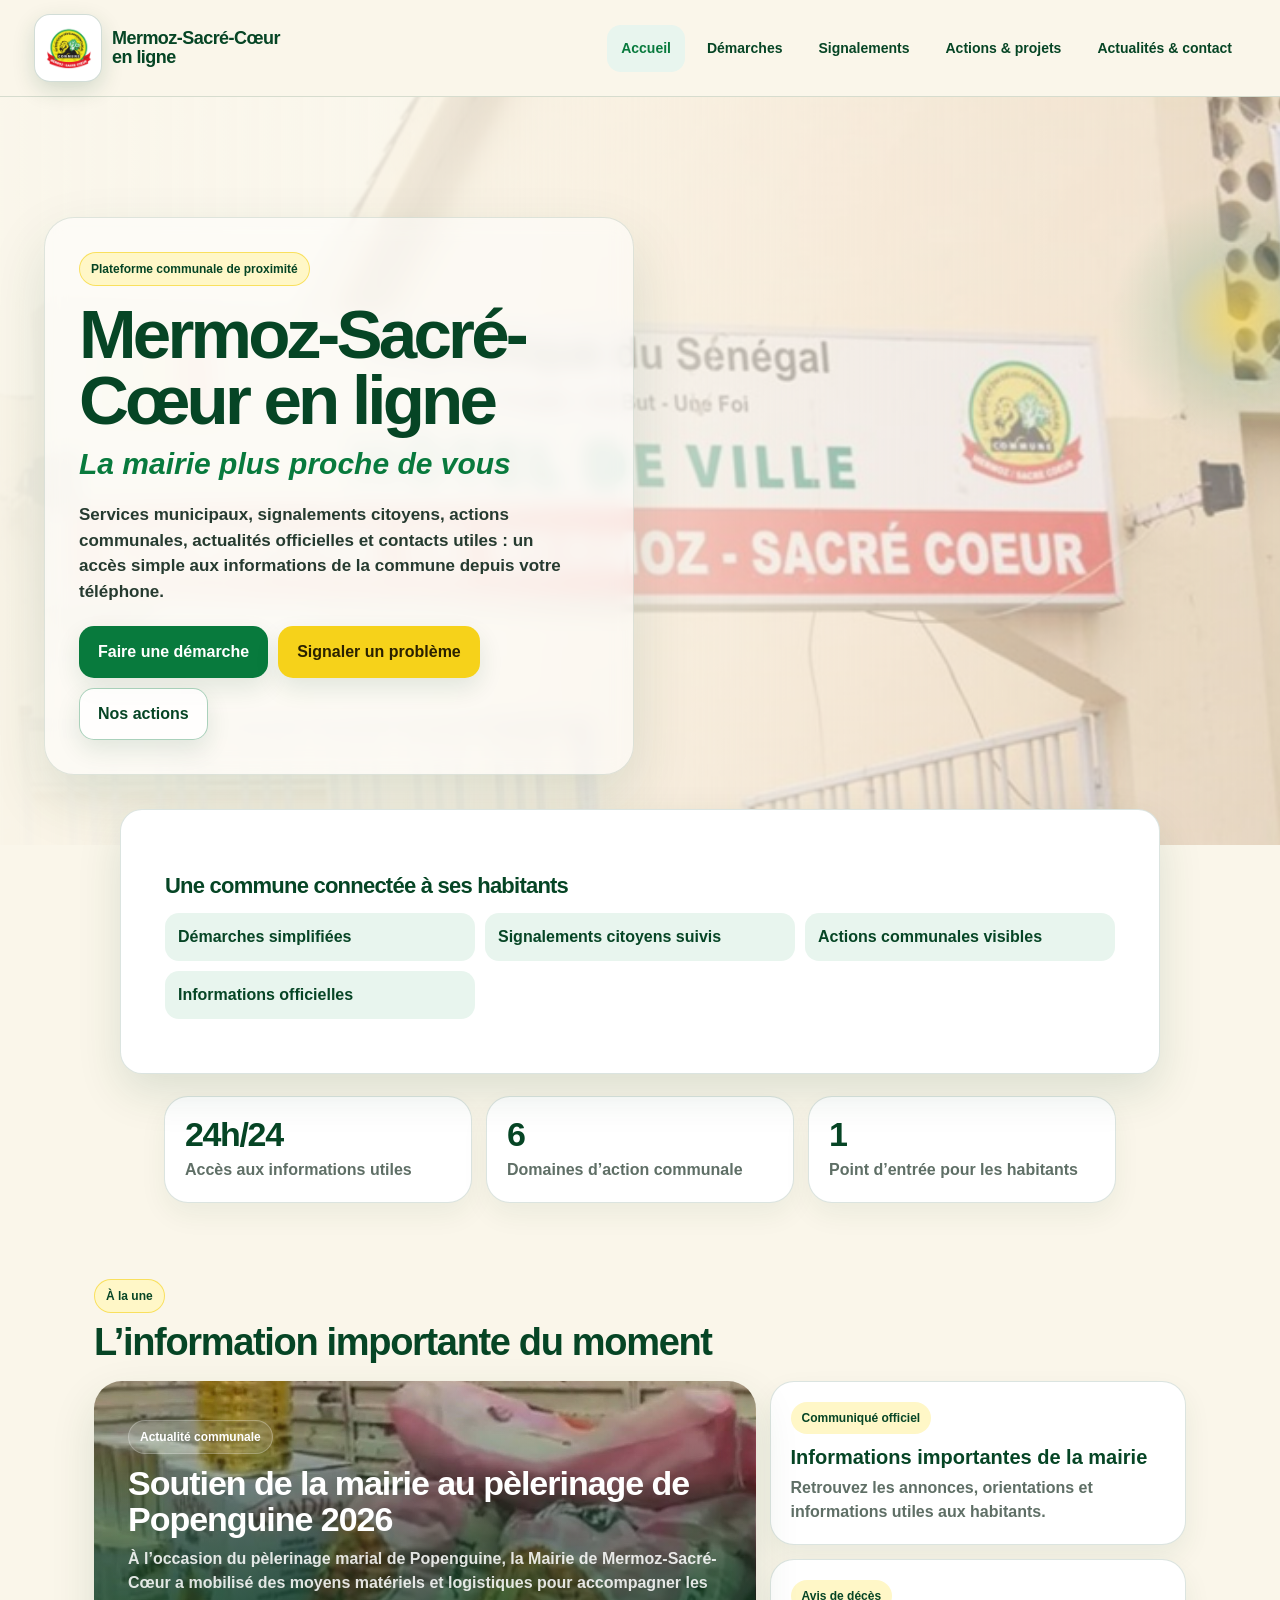
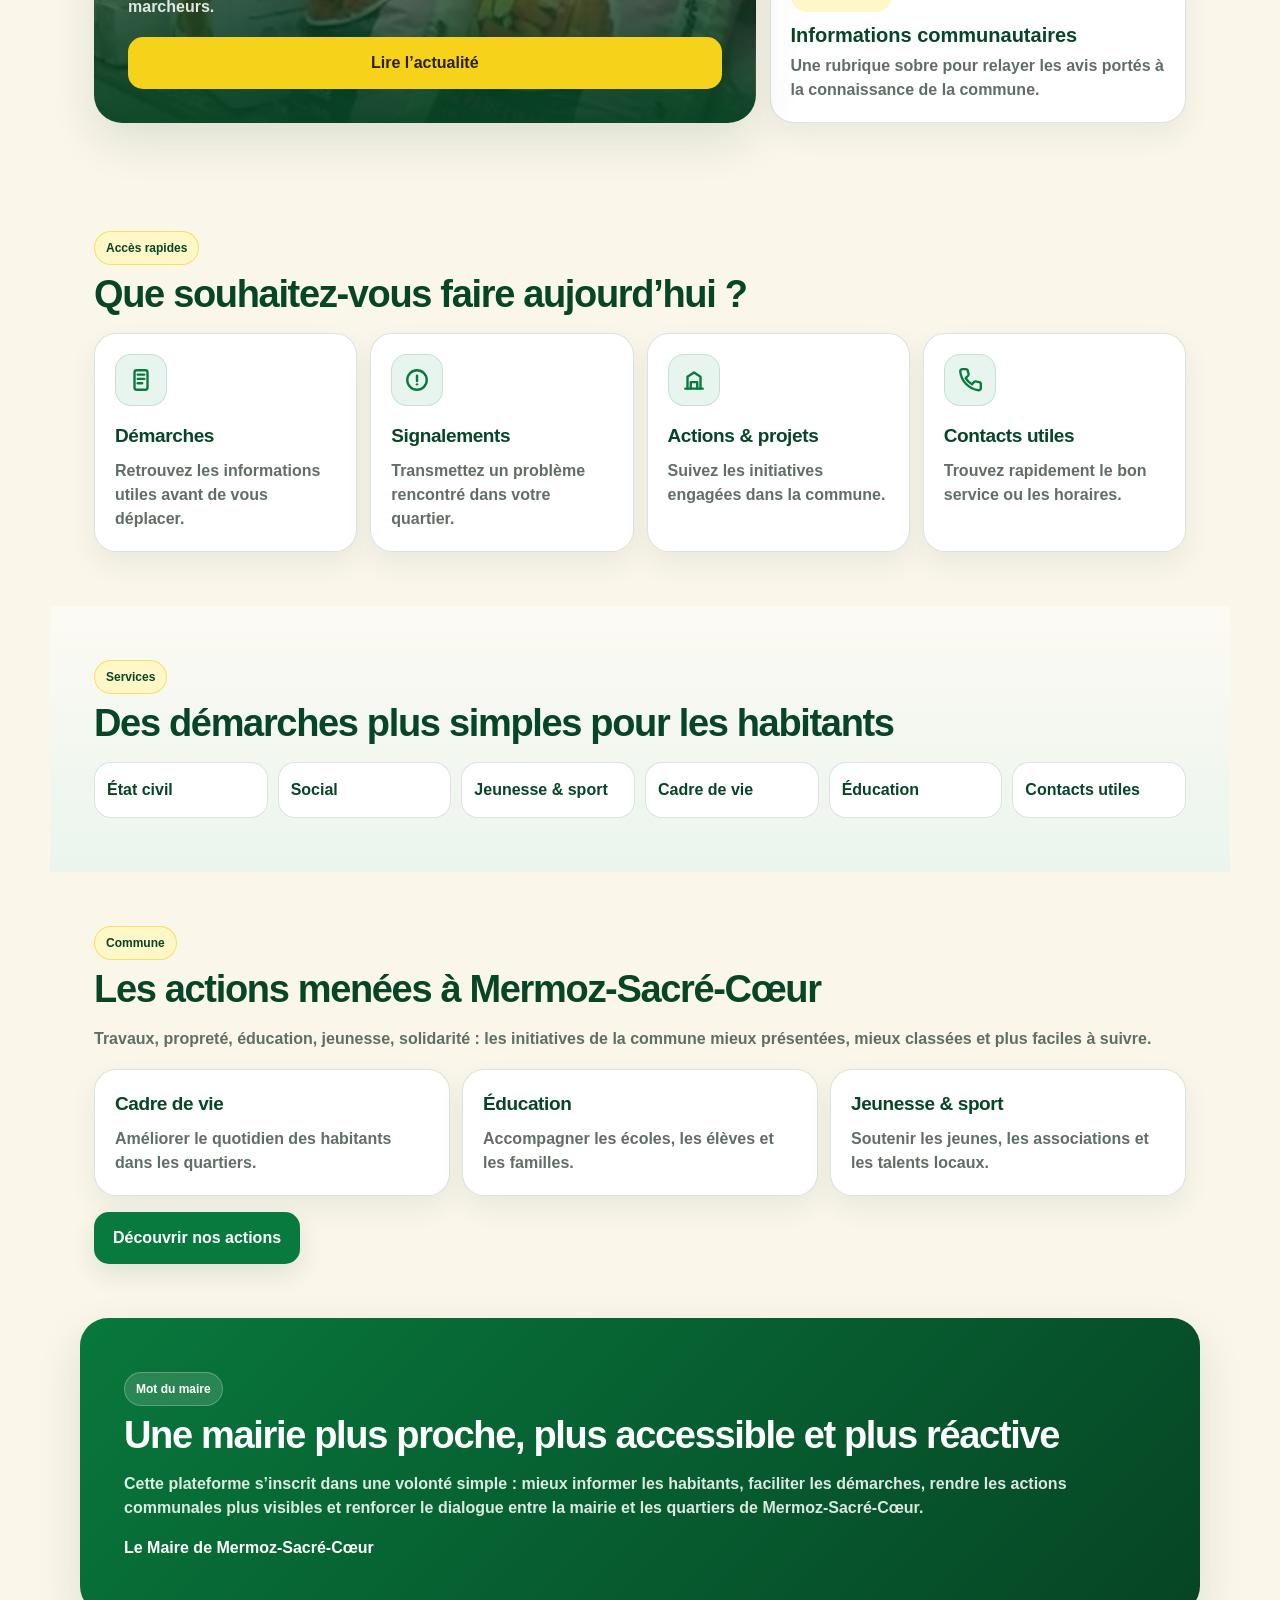
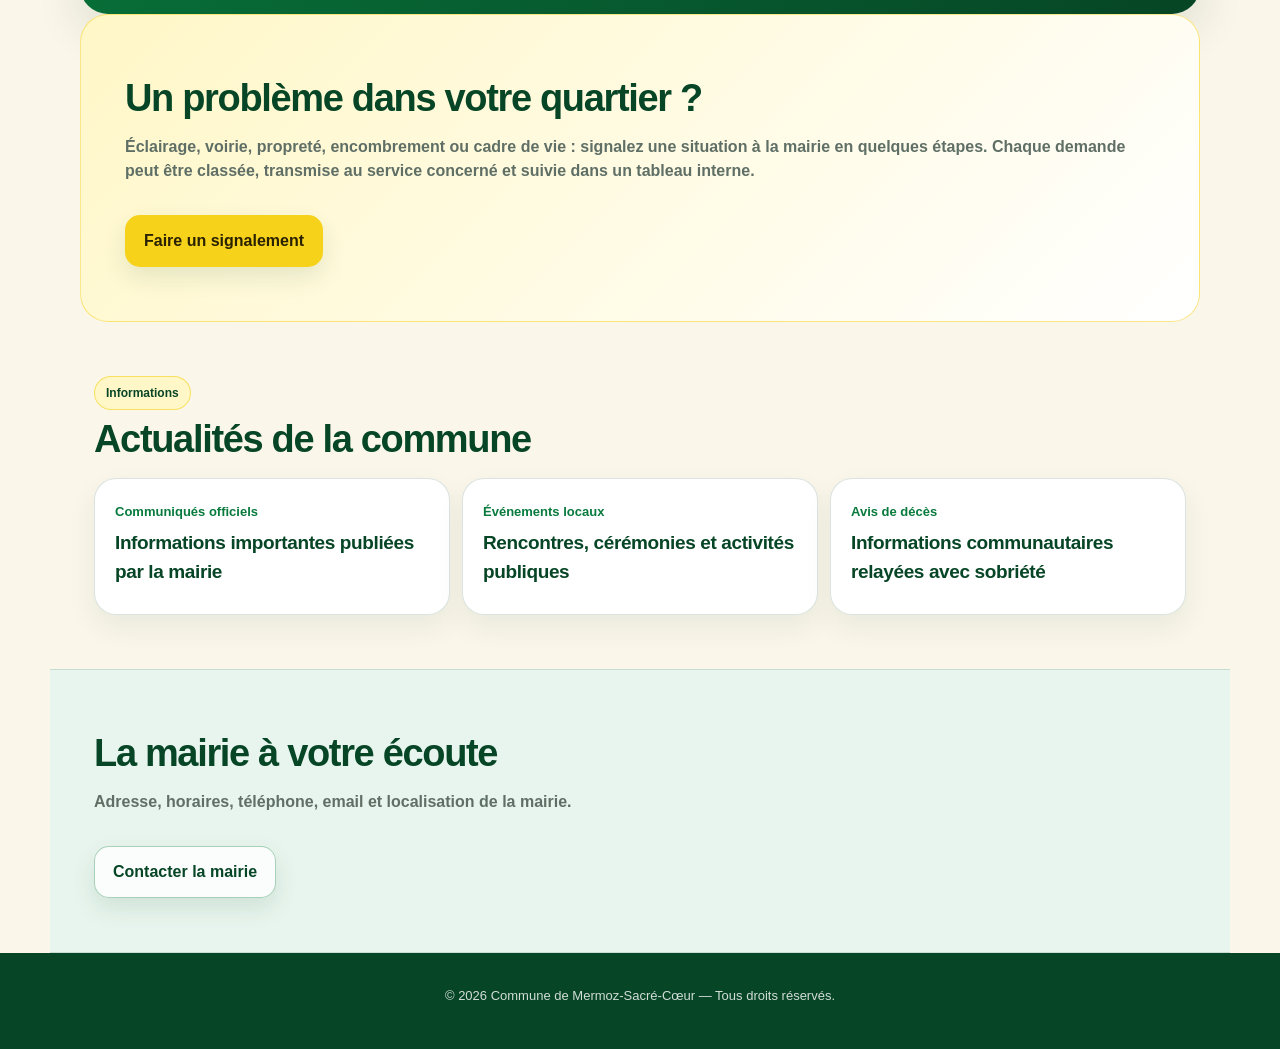
<file: index.html>
<!DOCTYPE html>
<html lang="fr">
<head>
  <meta charset="UTF-8" />
  <meta name="viewport" content="width=device-width, initial-scale=1.0" />

  <title>Mermoz-Sacré-Cœur en ligne | La mairie plus proche de vous</title>

  <meta
    name="description"
    content="Plateforme communale de proximité de Mermoz-Sacré-Cœur : démarches, signalements, actions communales, actualités et contacts utiles."
  />

  <link rel="stylesheet" href="style.css" />
</head>

<body>
  <header class="site-header">
    <a href="index.html" class="brand" aria-label="Accueil">
      <img src="assets/logo-mairie.png" alt="Logo Commune de Mermoz-Sacré-Cœur" class="brand-logo" />
      <span class="brand-text">Mermoz-Sacré-Cœur<br />en ligne</span>
    </a>

    <button class="menu-toggle" aria-label="Ouvrir le menu">
      <span></span>
      <span></span>
      <span></span>
    </button>

    <nav class="nav-menu">
      <a href="index.html" class="active">Accueil</a>
      <a href="demarches.html">Démarches</a>
      <a href="signalements.html">Signalements</a>
      <a href="actions.html">Actions & projets</a>
      <a href="actualites-contact.html">Actualités & contact</a>
    </nav>
  </header>

  <main>
    <section class="hero">
      <div class="hero-bg"></div>

      <div class="hero-content">
        <span class="badge">Plateforme communale de proximité</span>

        <h1>Mermoz-Sacré-Cœur en ligne</h1>

        <p class="hero-subtitle">La mairie plus proche de vous</p>

        <p class="hero-text">
          Services municipaux, signalements citoyens, actions communales, actualités officielles
          et contacts utiles : un accès simple aux informations de la commune depuis votre téléphone.
        </p>

        <div class="hero-actions">
          <a href="demarches.html" class="btn btn-primary">Faire une démarche</a>
          <a href="signalements.html" class="btn btn-warning">Signaler un problème</a>
          <a href="actions.html" class="btn btn-outline">Nos actions</a>
        </div>
      </div>
    </section>

    <section class="section trust-card">
      <h2>Une commune connectée à ses habitants</h2>

      <div class="trust-list">
        <span>Démarches simplifiées</span>
        <span>Signalements citoyens suivis</span>
        <span>Actions communales visibles</span>
        <span>Informations officielles</span>
      </div>
    </section>

    <section class="section stats-section">
      <div class="stat-card">
        <strong>24h/24</strong>
        <span>Accès aux informations utiles</span>
      </div>
      <div class="stat-card">
        <strong>6</strong>
        <span>Domaines d’action communale</span>
      </div>
      <div class="stat-card">
        <strong>1</strong>
        <span>Point d’entrée pour les habitants</span>
      </div>
    </section>

    <section class="section featured-section">
      <div class="section-heading">
        <span class="eyebrow">À la une</span>
        <h2>L’information importante du moment</h2>
      </div>

      <div class="featured-grid">
        <article class="featured-main">
          <span class="featured-tag">Actualité communale</span>
          <h3>Soutien de la mairie au pèlerinage de Popenguine 2026</h3>
          <p>
            À l’occasion du pèlerinage marial de Popenguine, la Mairie de Mermoz-Sacré-Cœur
a mobilisé des moyens matériels et logistiques pour accompagner les marcheurs.
          </p>
          <a href="actualites-contact.html" class="btn btn-warning">Lire l’actualité</a>
        </article>

        <div class="featured-side">
          <article>
            <span>Communiqué officiel</span>
            <h3>Informations importantes de la mairie</h3>
            <p>Retrouvez les annonces, orientations et informations utiles aux habitants.</p>
          </article>

          <article>
            <span>Avis de décès</span>
            <h3>Informations communautaires</h3>
            <p>Une rubrique sobre pour relayer les avis portés à la connaissance de la commune.</p>
          </article>
        </div>
      </div>
    </section>

    <section class="section">
      <div class="section-heading">
        <span class="eyebrow">Accès rapides</span>
        <h2>Que souhaitez-vous faire aujourd’hui ?</h2>
      </div>

      <div class="card-grid">
        <a href="demarches.html" class="feature-card">
          <span class="icon">
            <svg viewBox="0 0 24 24" aria-hidden="true">
              <rect x="6" y="3" width="12" height="18" rx="2" />
              <path d="M9 7h6" />
              <path d="M9 11h6" />
              <path d="M9 15h4" />
            </svg>
          </span>
          <h3>Démarches</h3>
          <p>Retrouvez les informations utiles avant de vous déplacer.</p>
        </a>

        <a href="signalements.html" class="feature-card">
          <span class="icon">
            <svg viewBox="0 0 24 24" aria-hidden="true">
              <circle cx="12" cy="12" r="9" />
              <path d="M12 8v5" />
              <path d="M12 16h.01" />
            </svg>
          </span>
          <h3>Signalements</h3>
          <p>Transmettez un problème rencontré dans votre quartier.</p>
        </a>

        <a href="actions.html" class="feature-card">
          <span class="icon">
            <svg viewBox="0 0 24 24" aria-hidden="true">
              <path d="M4 20h16" />
              <path d="M6 20V9l6-4 6 4v11" />
              <path d="M9 20v-6h6v6" />
            </svg>
          </span>
          <h3>Actions & projets</h3>
          <p>Suivez les initiatives engagées dans la commune.</p>
        </a>

        <a href="actualites-contact.html" class="feature-card">
          <span class="icon">
            <svg viewBox="0 0 24 24" aria-hidden="true">
              <path d="M22 16.5v3a2 2 0 0 1-2.2 2A19.8 19.8 0 0 1 3 4.2 2 2 0 0 1 5 2h3a2 2 0 0 1 2 1.7c.1.8.3 1.6.6 2.3a2 2 0 0 1-.4 2.1L8 10.3a16 16 0 0 0 5.7 5.7l2.2-2.2a2 2 0 0 1 2.1-.4c.7.3 1.5.5 2.3.6a2 2 0 0 1 1.7 2z" />
            </svg>
          </span>
          <h3>Contacts utiles</h3>
          <p>Trouvez rapidement le bon service ou les horaires.</p>
        </a>
      </div>
    </section>

    <section class="section soft-section">
      <div class="section-heading">
        <span class="eyebrow">Services</span>
        <h2>Des démarches plus simples pour les habitants</h2>
      </div>

      <div class="pill-grid">
        <span>État civil</span>
        <span>Social</span>
        <span>Jeunesse & sport</span>
        <span>Cadre de vie</span>
        <span>Éducation</span>
        <span>Contacts utiles</span>
      </div>
    </section>

    <section class="section">
      <div class="section-heading">
        <span class="eyebrow">Commune</span>
        <h2>Les actions menées à Mermoz-Sacré-Cœur</h2>
      </div>

      <p class="section-text">
        Travaux, propreté, éducation, jeunesse, solidarité : les initiatives de la commune
        mieux présentées, mieux classées et plus faciles à suivre.
      </p>

      <div class="action-list">
        <article class="action-card">
          <h3>Cadre de vie</h3>
          <p>Améliorer le quotidien des habitants dans les quartiers.</p>
        </article>

        <article class="action-card">
          <h3>Éducation</h3>
          <p>Accompagner les écoles, les élèves et les familles.</p>
        </article>

        <article class="action-card">
          <h3>Jeunesse & sport</h3>
          <p>Soutenir les jeunes, les associations et les talents locaux.</p>
        </article>
      </div>

      <a href="actions.html" class="btn btn-primary full-mobile">Découvrir nos actions</a>
    </section>

    <section class="section mayor-card">
      <div>
        <span class="eyebrow">Mot du maire</span>
        <h2>Une mairie plus proche, plus accessible et plus réactive</h2>
        <p>
          Cette plateforme s’inscrit dans une volonté simple : mieux informer les habitants,
          faciliter les démarches, rendre les actions communales plus visibles et renforcer
          le dialogue entre la mairie et les quartiers de Mermoz-Sacré-Cœur.
        </p>
        <strong>Le Maire de Mermoz-Sacré-Cœur</strong>
      </div>
    </section>

    <section class="section report-card">
      <h2>Un problème dans votre quartier ?</h2>
      <p>
        Éclairage, voirie, propreté, encombrement ou cadre de vie :
        signalez une situation à la mairie en quelques étapes. Chaque demande peut être classée,
        transmise au service concerné et suivie dans un tableau interne.
      </p>
      <a href="signalements.html" class="btn btn-warning full-mobile">Faire un signalement</a>
    </section>

    <section class="section">
      <div class="section-heading">
        <span class="eyebrow">Informations</span>
        <h2>Actualités de la commune</h2>
      </div>

      <div class="news-grid">
        <article>
          <span>Communiqués officiels</span>
          <h3>Informations importantes publiées par la mairie</h3>
        </article>

        <article>
          <span>Événements locaux</span>
          <h3>Rencontres, cérémonies et activités publiques</h3>
        </article>

        <article>
          <span>Avis de décès</span>
          <h3>Informations communautaires relayées avec sobriété</h3>
        </article>
      </div>
    </section>

    <section class="section contact-preview">
      <h2>La mairie à votre écoute</h2>
      <p>Adresse, horaires, téléphone, email et localisation de la mairie.</p>
      <a href="actualites-contact.html" class="btn btn-outline full-mobile">Contacter la mairie</a>
    </section>
  </main>

  <footer class="site-footer">
    <p>© 2026 Commune de Mermoz-Sacré-Cœur — Tous droits réservés.</p>
  </footer>

  <script src="script.js"></script>
</body>
</html>
</file>
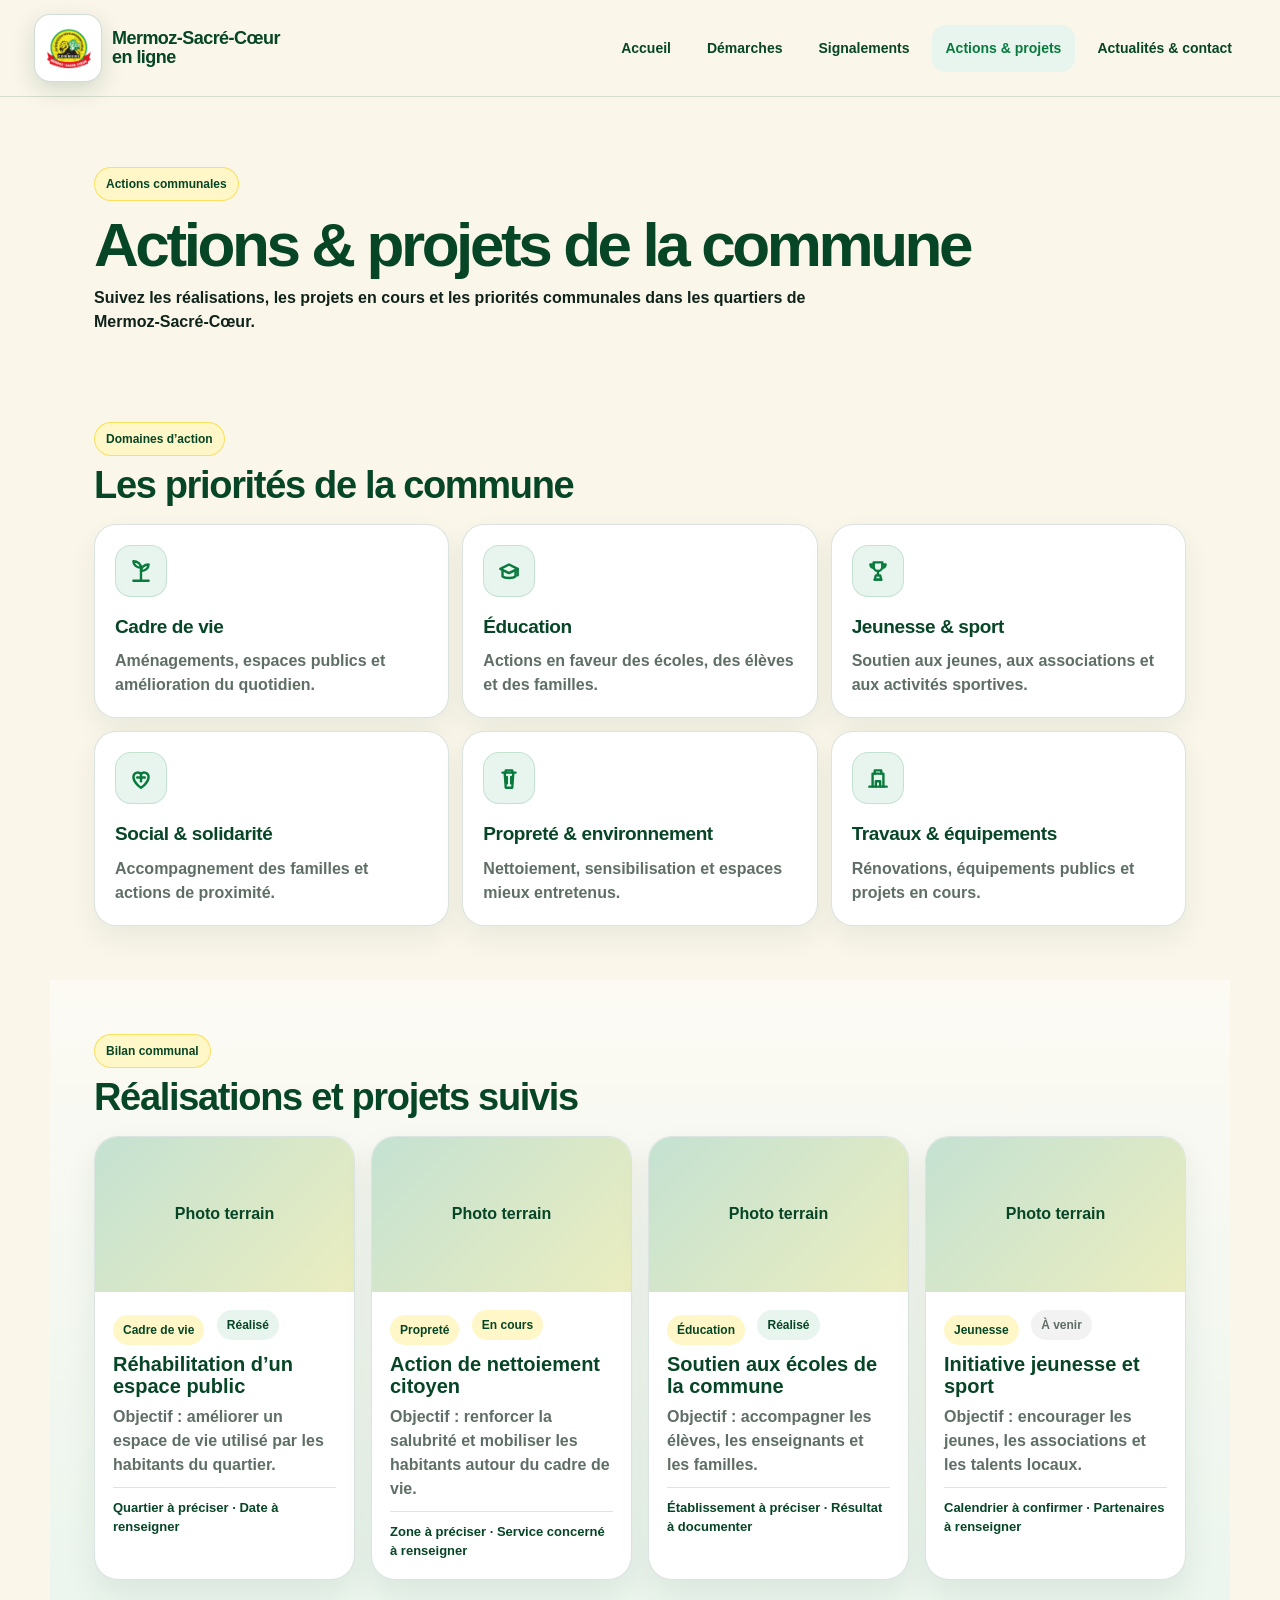
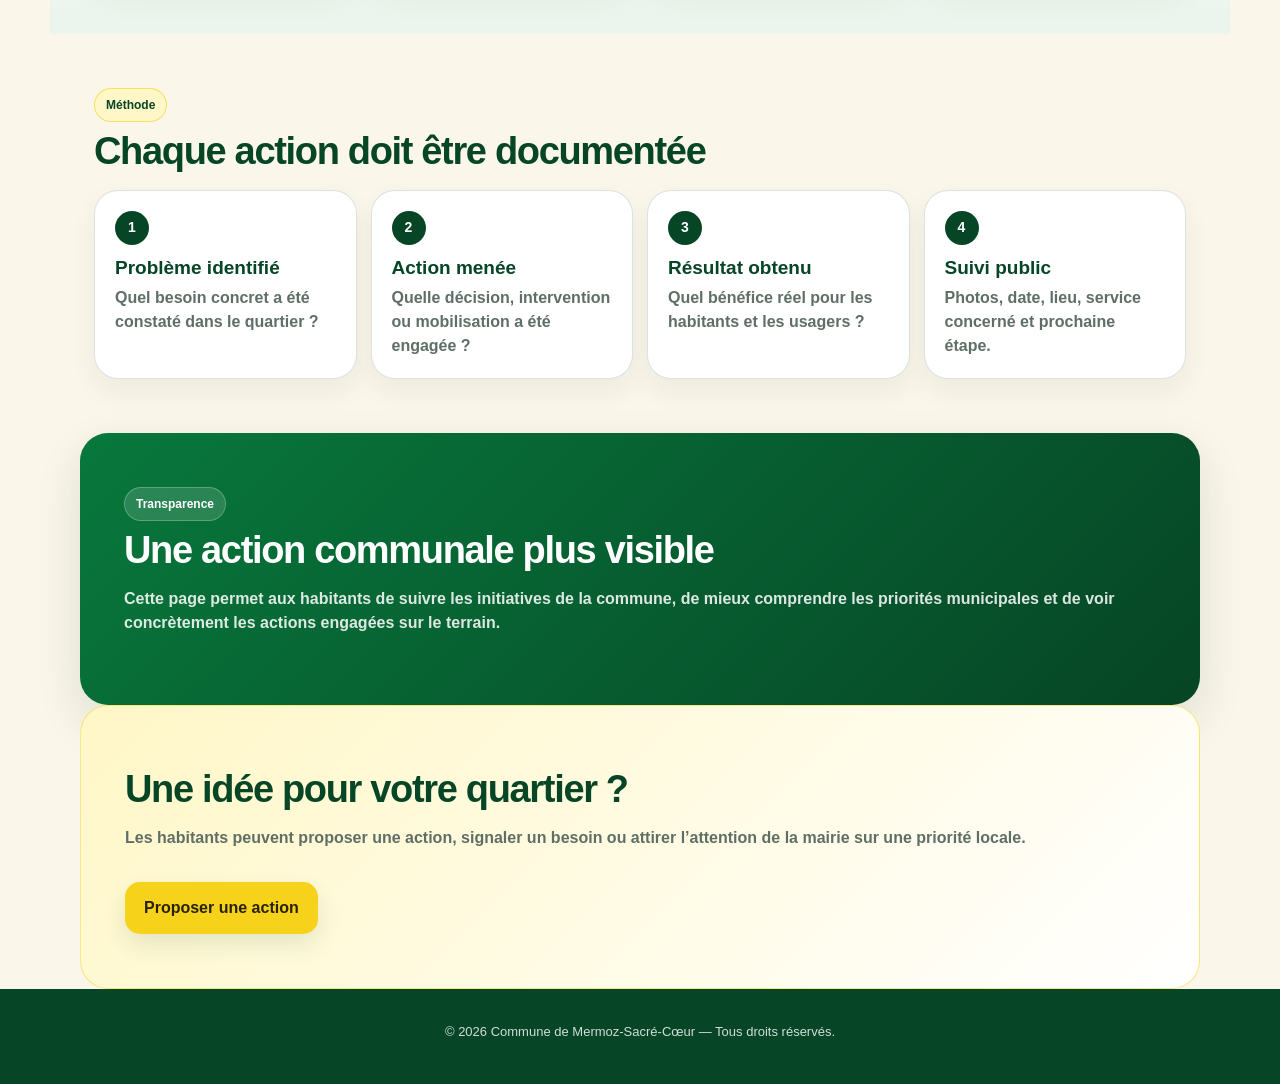
<file: actions.html>
<!DOCTYPE html>
<html lang="fr">
<head>
  <meta charset="UTF-8" />
  <meta name="viewport" content="width=device-width, initial-scale=1.0" />

  <title>Actions & projets | Mermoz-Sacré-Cœur en ligne</title>

  <meta
    name="description"
    content="Découvrez les actions et projets de la commune de Mermoz-Sacré-Cœur : cadre de vie, éducation, jeunesse, solidarité, propreté et équipements."
  />

  <link rel="stylesheet" href="style.css" />
</head>

<body>
  <header class="site-header">
    <a href="index.html" class="brand" aria-label="Accueil">
      <img src="assets/logo-mairie.png" alt="Logo Commune de Mermoz-Sacré-Cœur" class="brand-logo" />
      <span class="brand-text">Mermoz-Sacré-Cœur<br />en ligne</span>
    </a>

    <button class="menu-toggle" aria-label="Ouvrir le menu">
      <span></span>
      <span></span>
      <span></span>
    </button>

    <nav class="nav-menu">
      <a href="index.html">Accueil</a>
      <a href="demarches.html">Démarches</a>
      <a href="signalements.html">Signalements</a>
      <a href="actions.html" class="active">Actions & projets</a>
      <a href="actualites-contact.html">Actualités & contact</a>
    </nav>
  </header>

  <main>
    <section class="section page-hero">
      <span class="badge">Actions communales</span>
      <h1>Actions & projets de la commune</h1>
      <p>
        Suivez les réalisations, les projets en cours et les priorités communales
        dans les quartiers de Mermoz-Sacré-Cœur.
      </p>
    </section>

    <section class="section">
      <div class="section-heading">
        <span class="eyebrow">Domaines d’action</span>
        <h2>Les priorités de la commune</h2>
      </div>

      <div class="card-grid service-grid">
        <article class="feature-card">
          <span class="icon">
            <svg viewBox="0 0 24 24" aria-hidden="true">
              <path d="M12 21V9" />
              <path d="M12 9C8 9 5 6.5 5 3c4 0 7 2.5 7 6z" />
              <path d="M12 12c4 0 7-2.5 7-6-4 0-7 2.5-7 6z" />
              <path d="M5 21h14" />
            </svg>
          </span>
          <h3>Cadre de vie</h3>
          <p>Aménagements, espaces publics et amélioration du quotidien.</p>
        </article>

        <article class="feature-card">
          <span class="icon">
            <svg viewBox="0 0 24 24" aria-hidden="true">
              <path d="M4 10l8-4 8 4-8 4z" />
              <path d="M6 12v5c2 2 10 2 12 0v-5" />
              <path d="M20 10v6" />
            </svg>
          </span>
          <h3>Éducation</h3>
          <p>Actions en faveur des écoles, des élèves et des familles.</p>
        </article>

        <article class="feature-card">
          <span class="icon">
            <svg viewBox="0 0 24 24" aria-hidden="true">
              <path d="M8 4h8v4a4 4 0 0 1-8 0V4z" />
              <path d="M8 6H5a3 3 0 0 0 3 3" />
              <path d="M16 6h3a3 3 0 0 1-3 3" />
              <path d="M12 12v4" />
              <path d="M9 20h6" />
              <path d="M10 16h4l1 4H9z" />
            </svg>
          </span>
          <h3>Jeunesse & sport</h3>
          <p>Soutien aux jeunes, aux associations et aux activités sportives.</p>
        </article>

        <article class="feature-card">
          <span class="icon">
            <svg viewBox="0 0 24 24" aria-hidden="true">
              <path d="M12 21s-7-4.3-7-10a4 4 0 0 1 7-2.6A4 4 0 0 1 19 11c0 5.7-7 10-7 10z" />
              <path d="M12 8v7" />
              <path d="M8.5 11.5h7" />
            </svg>
          </span>
          <h3>Social & solidarité</h3>
          <p>Accompagnement des familles et actions de proximité.</p>
        </article>

        <article class="feature-card">
          <span class="icon">
            <svg viewBox="0 0 24 24" aria-hidden="true">
              <path d="M6 7h12" />
              <path d="M9 7V5h6v2" />
              <path d="M8 7l1 14h6l1-14" />
              <path d="M10 11v6" />
              <path d="M14 11v6" />
            </svg>
          </span>
          <h3>Propreté & environnement</h3>
          <p>Nettoiement, sensibilisation et espaces mieux entretenus.</p>
        </article>

        <article class="feature-card">
          <span class="icon">
            <svg viewBox="0 0 24 24" aria-hidden="true">
              <path d="M4 20h16" />
              <path d="M7 20V8h10v12" />
              <path d="M10 20v-5h4v5" />
              <path d="M9 8V5h6v3" />
            </svg>
          </span>
          <h3>Travaux & équipements</h3>
          <p>Rénovations, équipements publics et projets en cours.</p>
        </article>
      </div>
    </section>

    <section class="section soft-section">
      <div class="section-heading">
        <span class="eyebrow">Bilan communal</span>
        <h2>Réalisations et projets suivis</h2>
      </div>

      <div class="project-grid">
        <article class="project-card">
          <div class="project-image placeholder-image">Photo terrain</div>
          <div class="project-content">
            <span>Cadre de vie</span>
            <small class="status status-done">Réalisé</small>
            <h3>Réhabilitation d’un espace public</h3>
            <p><strong>Objectif :</strong> améliorer un espace de vie utilisé par les habitants du quartier.</p>
            <p class="project-meta">Quartier à préciser · Date à renseigner</p>
          </div>
        </article>

        <article class="project-card">
          <div class="project-image placeholder-image">Photo terrain</div>
          <div class="project-content">
            <span>Propreté</span>
            <small class="status status-progress">En cours</small>
            <h3>Action de nettoiement citoyen</h3>
            <p><strong>Objectif :</strong> renforcer la salubrité et mobiliser les habitants autour du cadre de vie.</p>
            <p class="project-meta">Zone à préciser · Service concerné à renseigner</p>
          </div>
        </article>

        <article class="project-card">
          <div class="project-image placeholder-image">Photo terrain</div>
          <div class="project-content">
            <span>Éducation</span>
            <small class="status status-done">Réalisé</small>
            <h3>Soutien aux écoles de la commune</h3>
            <p><strong>Objectif :</strong> accompagner les élèves, les enseignants et les familles.</p>
            <p class="project-meta">Établissement à préciser · Résultat à documenter</p>
          </div>
        </article>

        <article class="project-card">
          <div class="project-image placeholder-image">Photo terrain</div>
          <div class="project-content">
            <span>Jeunesse</span>
            <small class="status status-next">À venir</small>
            <h3>Initiative jeunesse et sport</h3>
            <p><strong>Objectif :</strong> encourager les jeunes, les associations et les talents locaux.</p>
            <p class="project-meta">Calendrier à confirmer · Partenaires à renseigner</p>
          </div>
        </article>
      </div>
    </section>

    <section class="section">
      <div class="section-heading">
        <span class="eyebrow">Méthode</span>
        <h2>Chaque action doit être documentée</h2>
      </div>

      <div class="timeline-grid">
        <article>
          <strong>1</strong>
          <h3>Problème identifié</h3>
          <p>Quel besoin concret a été constaté dans le quartier ?</p>
        </article>
        <article>
          <strong>2</strong>
          <h3>Action menée</h3>
          <p>Quelle décision, intervention ou mobilisation a été engagée ?</p>
        </article>
        <article>
          <strong>3</strong>
          <h3>Résultat obtenu</h3>
          <p>Quel bénéfice réel pour les habitants et les usagers ?</p>
        </article>
        <article>
          <strong>4</strong>
          <h3>Suivi public</h3>
          <p>Photos, date, lieu, service concerné et prochaine étape.</p>
        </article>
      </div>
    </section>

    <section class="section mayor-card">
      <div>
        <span class="eyebrow">Transparence</span>
        <h2>Une action communale plus visible</h2>
        <p>
          Cette page permet aux habitants de suivre les initiatives de la commune,
          de mieux comprendre les priorités municipales et de voir concrètement
          les actions engagées sur le terrain.
        </p>
      </div>
    </section>

    <section class="section report-card">
      <h2>Une idée pour votre quartier ?</h2>
      <p>
        Les habitants peuvent proposer une action, signaler un besoin ou attirer
        l’attention de la mairie sur une priorité locale.
      </p>
      <a href="signalements.html" class="btn btn-warning full-mobile">Proposer une action</a>
    </section>
  </main>

  <footer class="site-footer">
    <p>© 2026 Commune de Mermoz-Sacré-Cœur — Tous droits réservés.</p>
  </footer>

  <script src="script.js"></script>
</body>
</html>
</file>
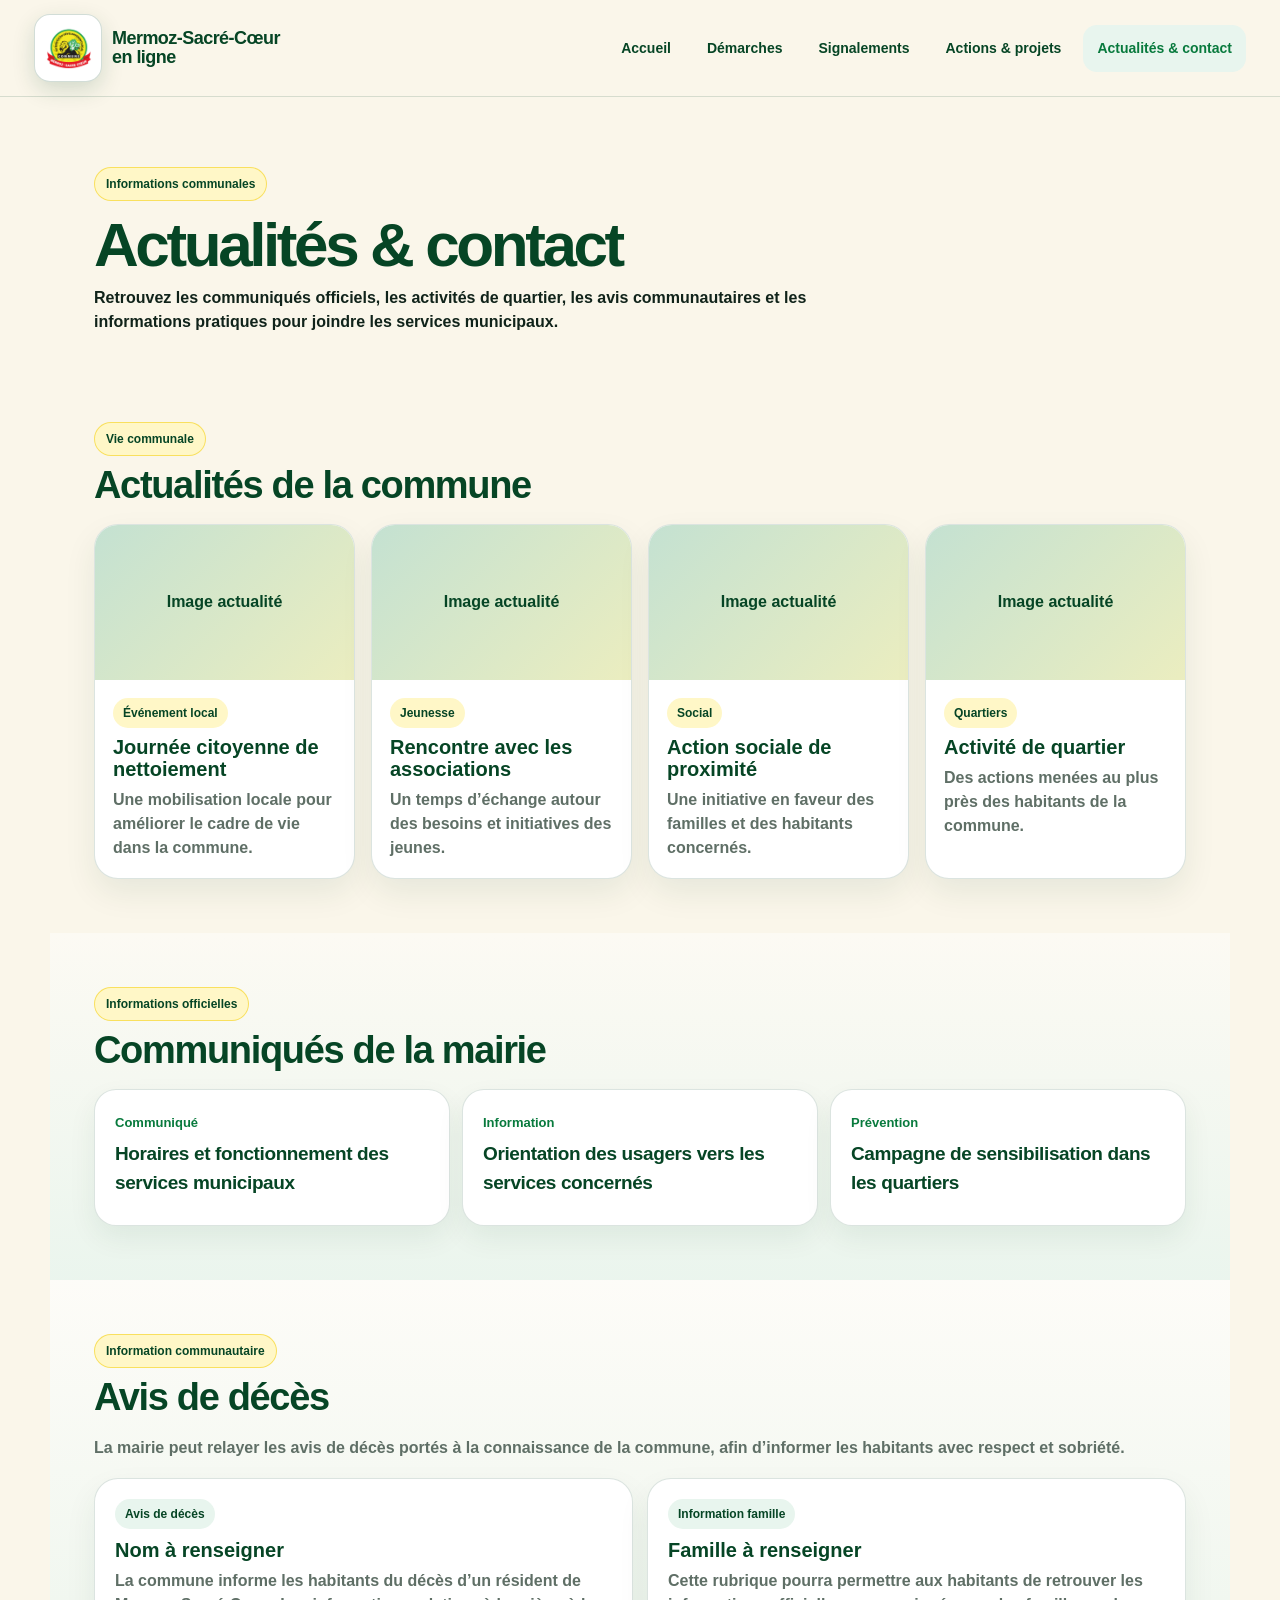
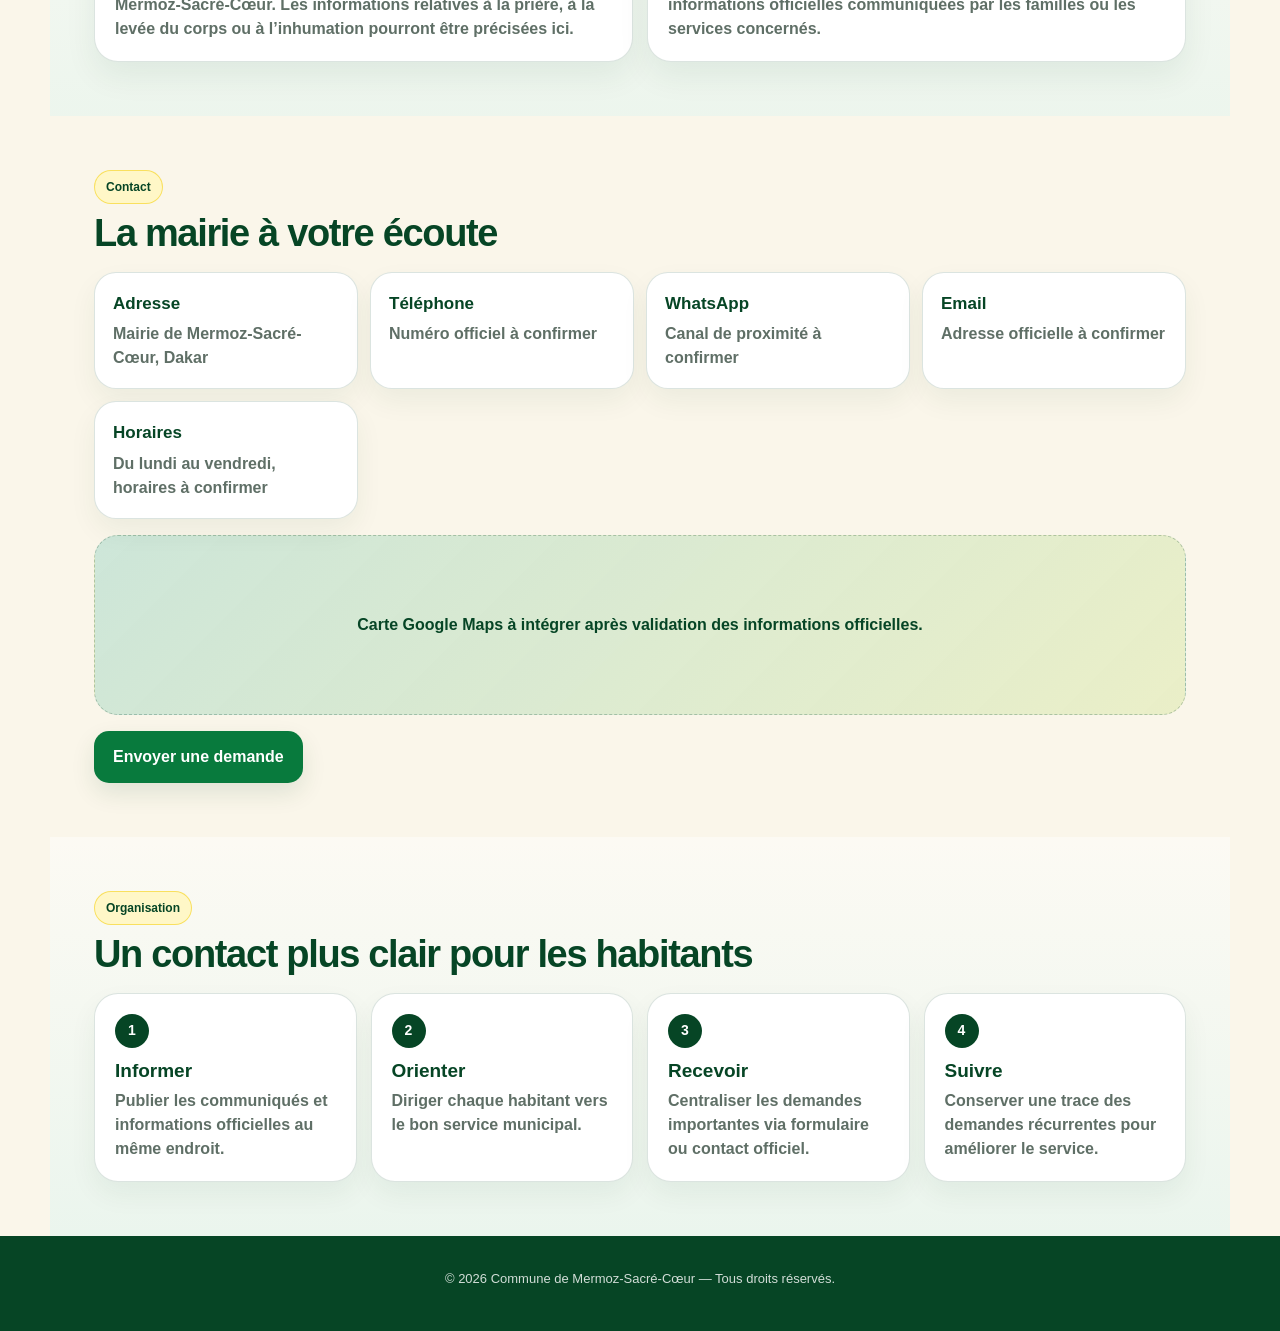
<file: actualites-contact.html>
<!DOCTYPE html>
<html lang="fr">
<head>
  <meta charset="UTF-8" />
  <meta name="viewport" content="width=device-width, initial-scale=1.0" />

  <title>Actualités & contact | Mermoz-Sacré-Cœur en ligne</title>

  <meta
    name="description"
    content="Actualités, communiqués, avis de décès et contacts utiles de la mairie de Mermoz-Sacré-Cœur."
  />

  <link rel="stylesheet" href="style.css" />
</head>

<body>
  <header class="site-header">
    <a href="index.html" class="brand" aria-label="Accueil">
      <img src="assets/logo-mairie.png" alt="Logo Commune de Mermoz-Sacré-Cœur" class="brand-logo" />
      <span class="brand-text">Mermoz-Sacré-Cœur<br />en ligne</span>
    </a>

    <button class="menu-toggle" aria-label="Ouvrir le menu">
      <span></span>
      <span></span>
      <span></span>
    </button>

    <nav class="nav-menu">
      <a href="index.html">Accueil</a>
      <a href="demarches.html">Démarches</a>
      <a href="signalements.html">Signalements</a>
      <a href="actions.html">Actions & projets</a>
      <a href="actualites-contact.html" class="active">Actualités & contact</a>
    </nav>
  </header>

  <main>
    <section class="section page-hero">
      <span class="badge">Informations communales</span>
      <h1>Actualités & contact</h1>
      <p>
        Retrouvez les communiqués officiels, les activités de quartier, les avis communautaires
        et les informations pratiques pour joindre les services municipaux.
      </p>
    </section>

    <section class="section">
      <div class="section-heading">
        <span class="eyebrow">Vie communale</span>
        <h2>Actualités de la commune</h2>
      </div>

      <div class="project-grid">
        <article class="project-card">
          <div class="project-image placeholder-image">Image actualité</div>
          <div class="project-content">
            <span>Événement local</span>
            <h3>Journée citoyenne de nettoiement</h3>
            <p>Une mobilisation locale pour améliorer le cadre de vie dans la commune.</p>
          </div>
        </article>

        <article class="project-card">
          <div class="project-image placeholder-image">Image actualité</div>
          <div class="project-content">
            <span>Jeunesse</span>
            <h3>Rencontre avec les associations</h3>
            <p>Un temps d’échange autour des besoins et initiatives des jeunes.</p>
          </div>
        </article>

        <article class="project-card">
          <div class="project-image placeholder-image">Image actualité</div>
          <div class="project-content">
            <span>Social</span>
            <h3>Action sociale de proximité</h3>
            <p>Une initiative en faveur des familles et des habitants concernés.</p>
          </div>
        </article>

        <article class="project-card">
          <div class="project-image placeholder-image">Image actualité</div>
          <div class="project-content">
            <span>Quartiers</span>
            <h3>Activité de quartier</h3>
            <p>Des actions menées au plus près des habitants de la commune.</p>
          </div>
        </article>
      </div>
    </section>

    <section class="section soft-section">
      <div class="section-heading">
        <span class="eyebrow">Informations officielles</span>
        <h2>Communiqués de la mairie</h2>
      </div>

      <div class="news-grid">
        <article>
          <span>Communiqué</span>
          <h3>Horaires et fonctionnement des services municipaux</h3>
        </article>

        <article>
          <span>Information</span>
          <h3>Orientation des usagers vers les services concernés</h3>
        </article>

        <article>
          <span>Prévention</span>
          <h3>Campagne de sensibilisation dans les quartiers</h3>
        </article>
      </div>
    </section>

    <section class="section obituary-section">
      <div class="section-heading">
        <span class="eyebrow">Information communautaire</span>
        <h2>Avis de décès</h2>
      </div>

      <p class="section-text">
        La mairie peut relayer les avis de décès portés à la connaissance de la commune,
        afin d’informer les habitants avec respect et sobriété.
      </p>

      <div class="obituary-list">
        <article class="obituary-card">
          <span>Avis de décès</span>
          <h3>Nom à renseigner</h3>
          <p>
            La commune informe les habitants du décès d’un résident de Mermoz-Sacré-Cœur.
            Les informations relatives à la prière, à la levée du corps ou à l’inhumation
            pourront être précisées ici.
          </p>
        </article>

        <article class="obituary-card">
          <span>Information famille</span>
          <h3>Famille à renseigner</h3>
          <p>
            Cette rubrique pourra permettre aux habitants de retrouver les informations
            officielles communiquées par les familles ou les services concernés.
          </p>
        </article>
      </div>
    </section>

    <section class="section contact-page">
      <div class="section-heading">
        <span class="eyebrow">Contact</span>
        <h2>La mairie à votre écoute</h2>
      </div>

      <div class="contact-grid">
        <article class="contact-card">
          <h3>Adresse</h3>
          <p>Mairie de Mermoz-Sacré-Cœur, Dakar</p>
        </article>

        <article class="contact-card">
          <h3>Téléphone</h3>
          <p>Numéro officiel à confirmer</p>
        </article>

        <article class="contact-card">
          <h3>WhatsApp</h3>
          <p>Canal de proximité à confirmer</p>
        </article>

        <article class="contact-card">
          <h3>Email</h3>
          <p>Adresse officielle à confirmer</p>
        </article>

        <article class="contact-card">
          <h3>Horaires</h3>
          <p>Du lundi au vendredi, horaires à confirmer</p>
        </article>
      </div>

      <div class="map-placeholder">
        Carte Google Maps à intégrer après validation des informations officielles.
      </div>

      <a href="signalements.html" class="btn btn-primary full-mobile">Envoyer une demande</a>
    </section>

    <section class="section soft-section">
      <div class="section-heading">
        <span class="eyebrow">Organisation</span>
        <h2>Un contact plus clair pour les habitants</h2>
      </div>

      <div class="timeline-grid">
        <article>
          <strong>1</strong>
          <h3>Informer</h3>
          <p>Publier les communiqués et informations officielles au même endroit.</p>
        </article>
        <article>
          <strong>2</strong>
          <h3>Orienter</h3>
          <p>Diriger chaque habitant vers le bon service municipal.</p>
        </article>
        <article>
          <strong>3</strong>
          <h3>Recevoir</h3>
          <p>Centraliser les demandes importantes via formulaire ou contact officiel.</p>
        </article>
        <article>
          <strong>4</strong>
          <h3>Suivre</h3>
          <p>Conserver une trace des demandes récurrentes pour améliorer le service.</p>
        </article>
      </div>
    </section>
  </main>

  <footer class="site-footer">
    <p>© 2026 Commune de Mermoz-Sacré-Cœur — Tous droits réservés.</p>
  </footer>

  <script src="script.js"></script>
</body>
</html>
</file>
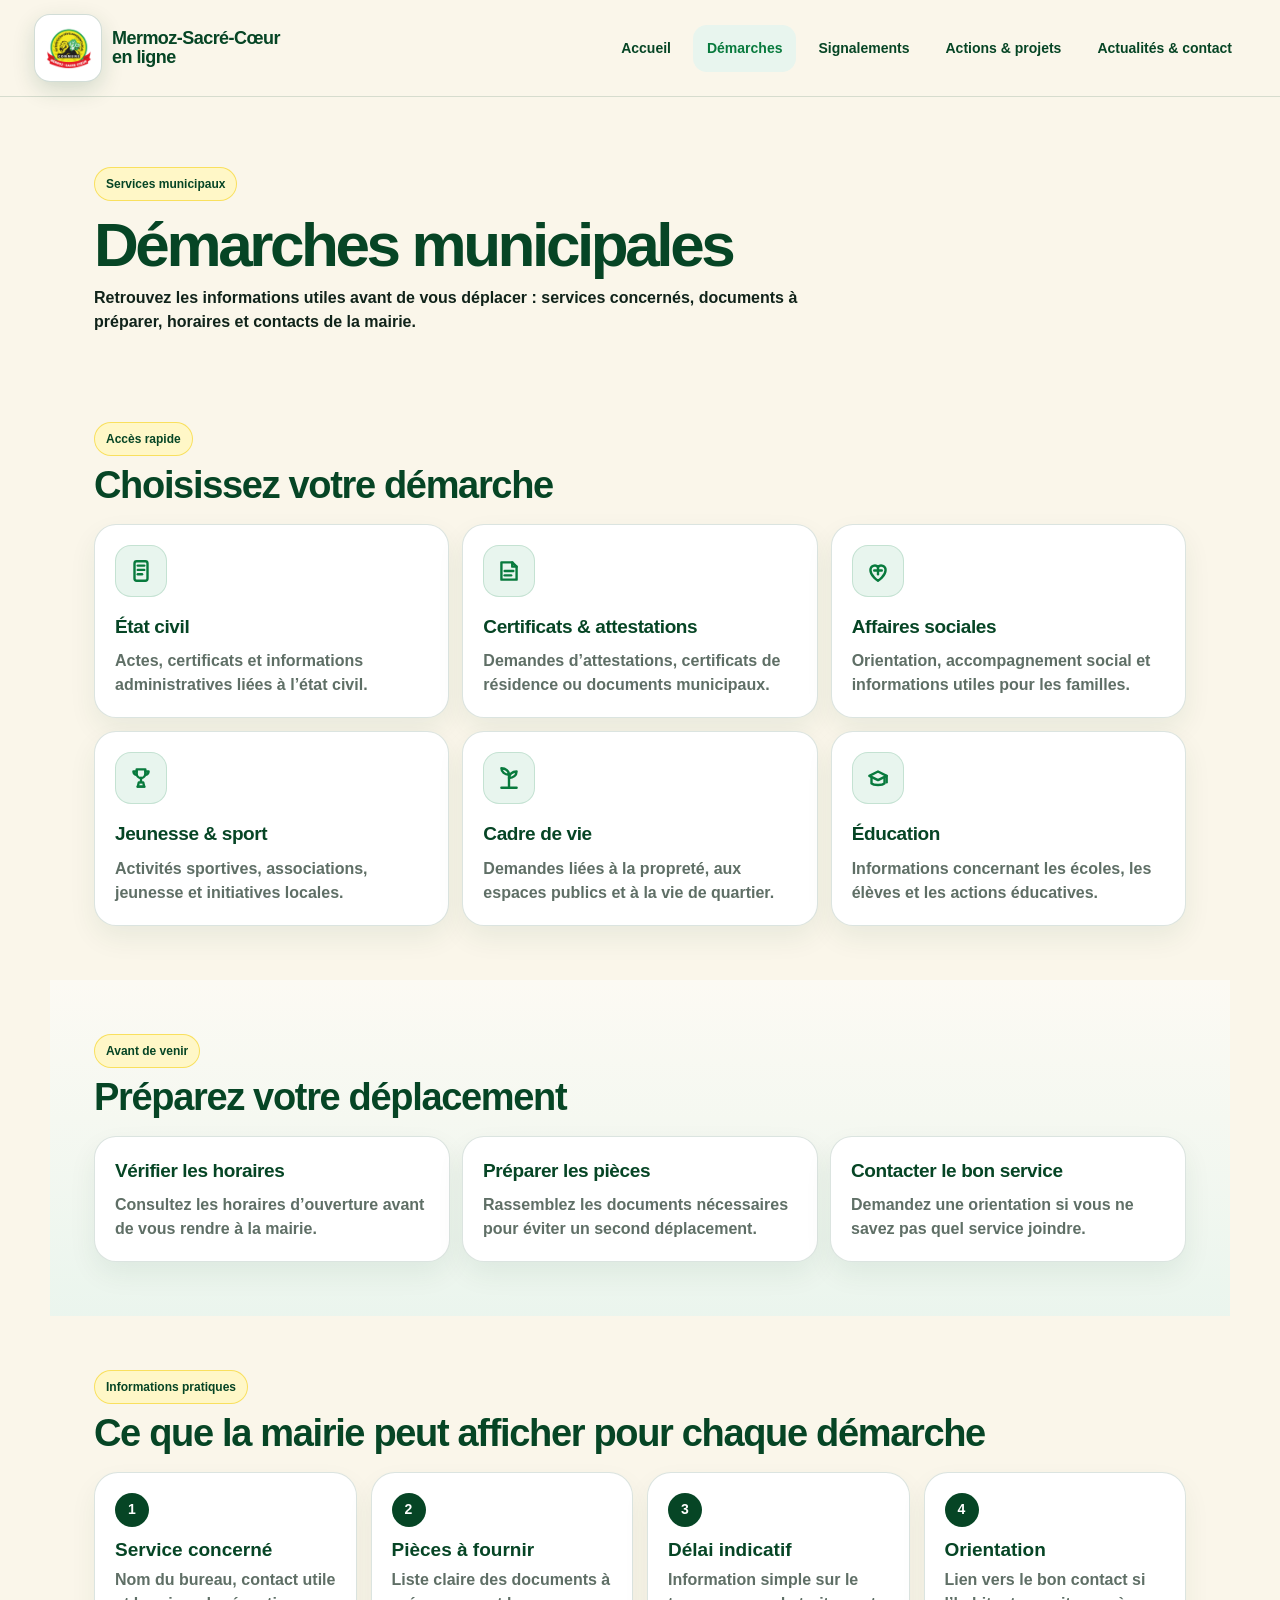
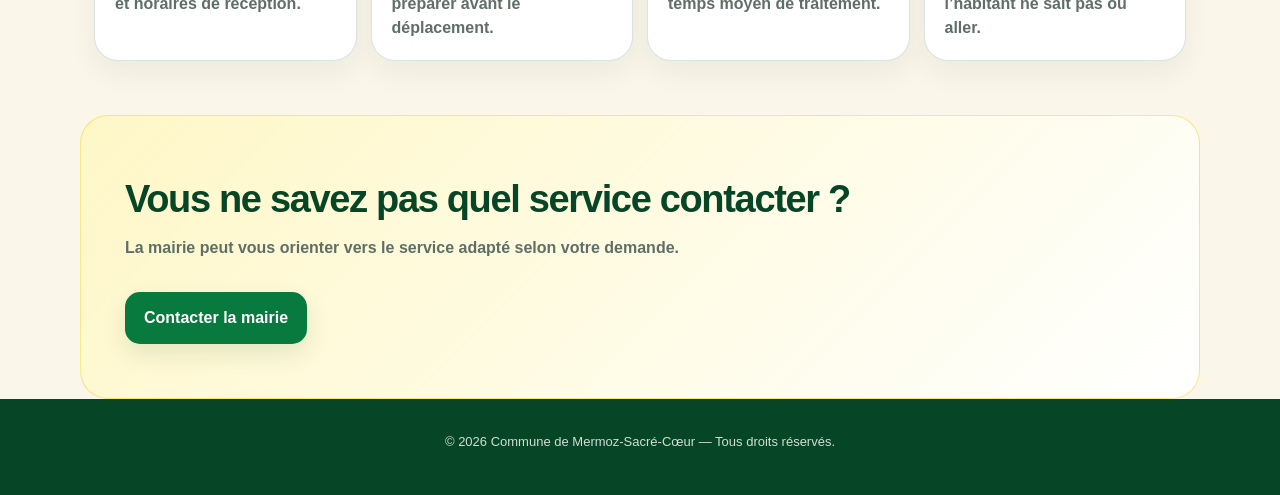
<file: demarches.html>
<!DOCTYPE html>
<html lang="fr">
<head>
  <meta charset="UTF-8" />
  <meta name="viewport" content="width=device-width, initial-scale=1.0" />

  <title>Démarches municipales | Mermoz-Sacré-Cœur en ligne</title>

  <meta
    name="description"
    content="Retrouvez les informations utiles sur les démarches municipales de la commune de Mermoz-Sacré-Cœur."
  />

  <link rel="stylesheet" href="style.css" />
</head>

<body>
  <header class="site-header">
    <a href="index.html" class="brand" aria-label="Accueil">
      <img src="assets/logo-mairie.png" alt="Logo Commune de Mermoz-Sacré-Cœur" class="brand-logo" />
      <span class="brand-text">Mermoz-Sacré-Cœur<br />en ligne</span>
    </a>

    <button class="menu-toggle" aria-label="Ouvrir le menu">
      <span></span>
      <span></span>
      <span></span>
    </button>

    <nav class="nav-menu">
      <a href="index.html">Accueil</a>
      <a href="demarches.html" class="active">Démarches</a>
      <a href="signalements.html">Signalements</a>
      <a href="actions.html">Actions & projets</a>
      <a href="actualites-contact.html">Actualités & contact</a>
    </nav>
  </header>

  <main>
    <section class="section page-hero">
      <span class="badge">Services municipaux</span>
      <h1>Démarches municipales</h1>
      <p>
        Retrouvez les informations utiles avant de vous déplacer : services concernés,
        documents à préparer, horaires et contacts de la mairie.
      </p>
    </section>

    <section class="section">
      <div class="section-heading">
        <span class="eyebrow">Accès rapide</span>
        <h2>Choisissez votre démarche</h2>
      </div>

      <div class="card-grid service-grid">
        <article class="feature-card">
          <span class="icon">
            <svg viewBox="0 0 24 24" aria-hidden="true">
              <rect x="6" y="3" width="12" height="18" rx="2" />
              <path d="M9 7h6" />
              <path d="M9 11h6" />
              <path d="M9 15h4" />
            </svg>
          </span>
          <h3>État civil</h3>
          <p>Actes, certificats et informations administratives liées à l’état civil.</p>
        </article>

        <article class="feature-card">
          <span class="icon">
            <svg viewBox="0 0 24 24" aria-hidden="true">
              <path d="M5 4h10l4 4v12H5z" />
              <path d="M15 4v4h4" />
              <path d="M8 12h8" />
              <path d="M8 16h6" />
            </svg>
          </span>
          <h3>Certificats & attestations</h3>
          <p>Demandes d’attestations, certificats de résidence ou documents municipaux.</p>
        </article>

        <article class="feature-card">
          <span class="icon">
            <svg viewBox="0 0 24 24" aria-hidden="true">
              <path d="M12 21s-7-4.3-7-10a4 4 0 0 1 7-2.6A4 4 0 0 1 19 11c0 5.7-7 10-7 10z" />
              <path d="M12 8v7" />
              <path d="M8.5 11.5h7" />
            </svg>
          </span>
          <h3>Affaires sociales</h3>
          <p>Orientation, accompagnement social et informations utiles pour les familles.</p>
        </article>

        <article class="feature-card">
          <span class="icon">
            <svg viewBox="0 0 24 24" aria-hidden="true">
              <path d="M8 4h8v4a4 4 0 0 1-8 0V4z" />
              <path d="M8 6H5a3 3 0 0 0 3 3" />
              <path d="M16 6h3a3 3 0 0 1-3 3" />
              <path d="M12 12v4" />
              <path d="M9 20h6" />
              <path d="M10 16h4l1 4H9z" />
            </svg>
          </span>
          <h3>Jeunesse & sport</h3>
          <p>Activités sportives, associations, jeunesse et initiatives locales.</p>
        </article>

        <article class="feature-card">
          <span class="icon">
            <svg viewBox="0 0 24 24" aria-hidden="true">
              <path d="M12 21V9" />
              <path d="M12 9C8 9 5 6.5 5 3c4 0 7 2.5 7 6z" />
              <path d="M12 12c4 0 7-2.5 7-6-4 0-7 2.5-7 6z" />
              <path d="M5 21h14" />
            </svg>
          </span>
          <h3>Cadre de vie</h3>
          <p>Demandes liées à la propreté, aux espaces publics et à la vie de quartier.</p>
        </article>

        <article class="feature-card">
          <span class="icon">
            <svg viewBox="0 0 24 24" aria-hidden="true">
              <path d="M4 10l8-4 8 4-8 4z" />
              <path d="M6 12v5c2 2 10 2 12 0v-5" />
              <path d="M20 10v6" />
            </svg>
          </span>
          <h3>Éducation</h3>
          <p>Informations concernant les écoles, les élèves et les actions éducatives.</p>
        </article>
      </div>
    </section>

    <section class="section soft-section">
      <div class="section-heading">
        <span class="eyebrow">Avant de venir</span>
        <h2>Préparez votre déplacement</h2>
      </div>

      <div class="action-list">
        <article class="action-card">
          <h3>Vérifier les horaires</h3>
          <p>Consultez les horaires d’ouverture avant de vous rendre à la mairie.</p>
        </article>

        <article class="action-card">
          <h3>Préparer les pièces</h3>
          <p>Rassemblez les documents nécessaires pour éviter un second déplacement.</p>
        </article>

        <article class="action-card">
          <h3>Contacter le bon service</h3>
          <p>Demandez une orientation si vous ne savez pas quel service joindre.</p>
        </article>
      </div>
    </section>



    <section class="section">
      <div class="section-heading">
        <span class="eyebrow">Informations pratiques</span>
        <h2>Ce que la mairie peut afficher pour chaque démarche</h2>
      </div>

      <div class="timeline-grid">
        <article>
          <strong>1</strong>
          <h3>Service concerné</h3>
          <p>Nom du bureau, contact utile et horaires de réception.</p>
        </article>
        <article>
          <strong>2</strong>
          <h3>Pièces à fournir</h3>
          <p>Liste claire des documents à préparer avant le déplacement.</p>
        </article>
        <article>
          <strong>3</strong>
          <h3>Délai indicatif</h3>
          <p>Information simple sur le temps moyen de traitement.</p>
        </article>
        <article>
          <strong>4</strong>
          <h3>Orientation</h3>
          <p>Lien vers le bon contact si l’habitant ne sait pas où aller.</p>
        </article>
      </div>
    </section>
    <section class="section report-card">
      <h2>Vous ne savez pas quel service contacter ?</h2>
      <p>
        La mairie peut vous orienter vers le service adapté selon votre demande.
      </p>
      <a href="actualites-contact.html" class="btn btn-primary full-mobile">Contacter la mairie</a>
    </section>
  </main>

  <footer class="site-footer">
    <p>© 2026 Commune de Mermoz-Sacré-Cœur — Tous droits réservés.</p>
  </footer>

  <script src="script.js"></script>
</body>
</html>
</file>
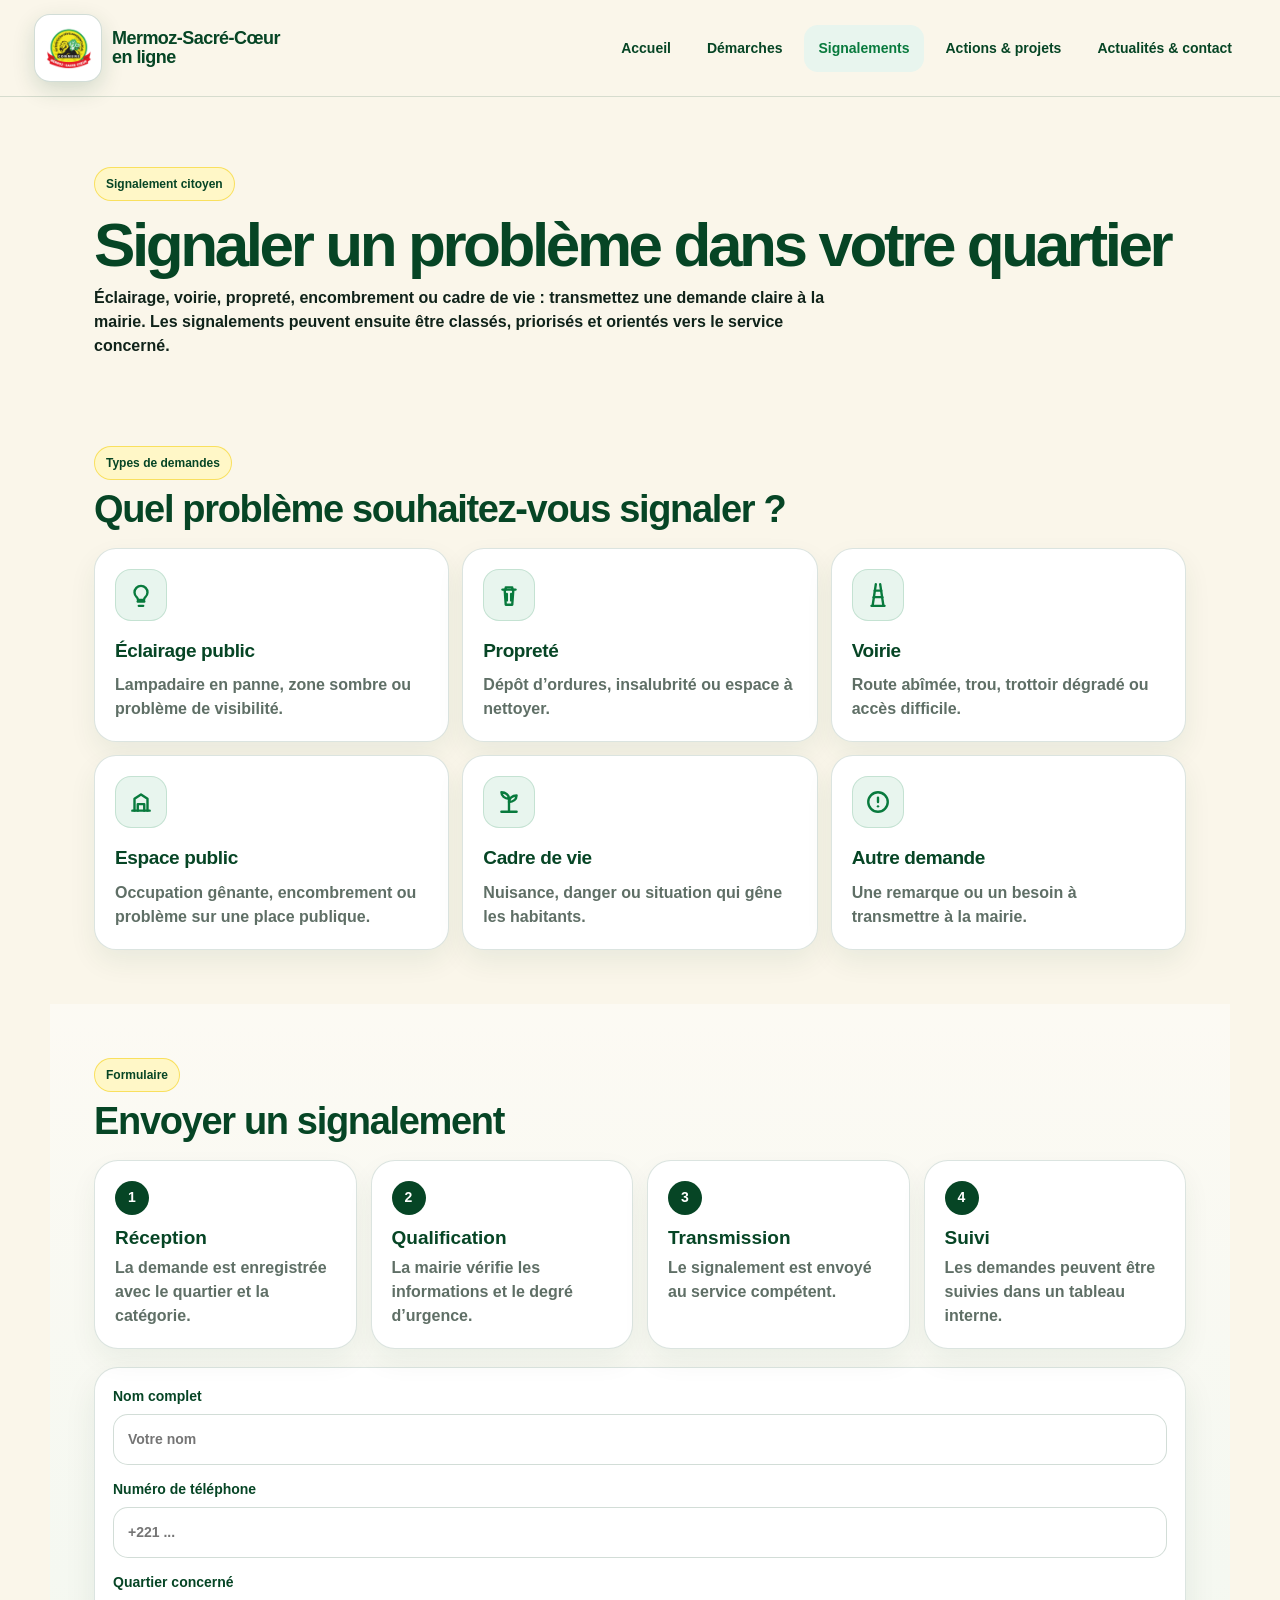
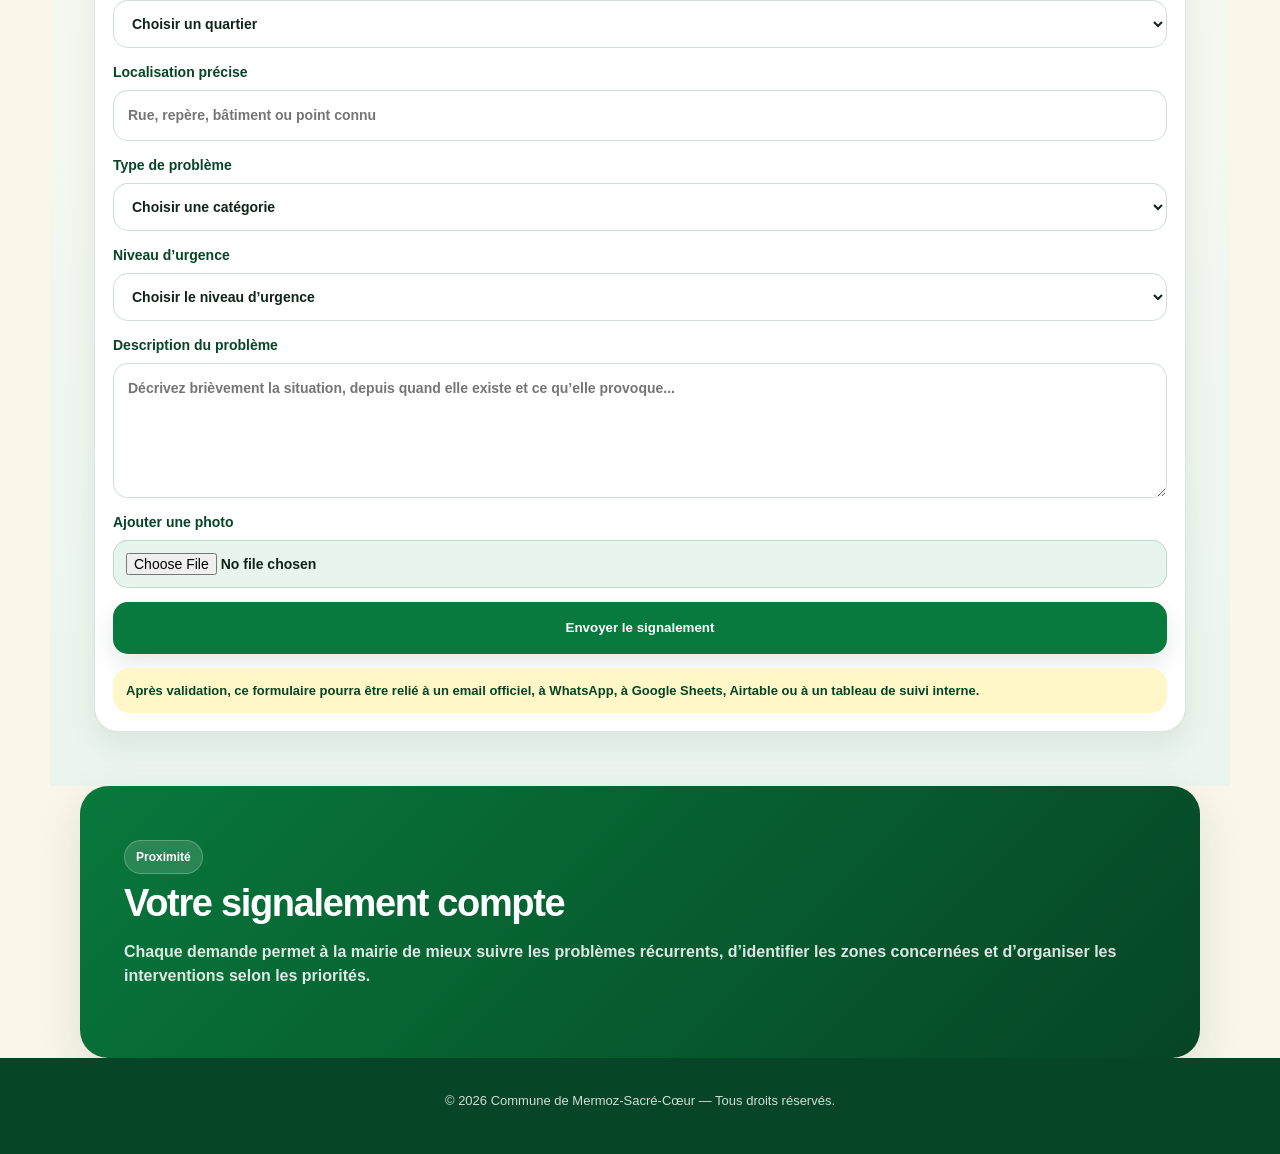
<file: signalements.html>
<!DOCTYPE html>
<html lang="fr">
<head>
  <meta charset="UTF-8" />
  <meta name="viewport" content="width=device-width, initial-scale=1.0" />

  <title>Signalements citoyens | Mermoz-Sacré-Cœur en ligne</title>

  <meta
    name="description"
    content="Signaler un problème dans votre quartier à la mairie de Mermoz-Sacré-Cœur : éclairage, propreté, voirie, espace public ou cadre de vie."
  />

  <link rel="stylesheet" href="style.css" />
</head>

<body>
  <header class="site-header">
    <a href="index.html" class="brand" aria-label="Accueil">
      <img src="assets/logo-mairie.png" alt="Logo Commune de Mermoz-Sacré-Cœur" class="brand-logo" />
      <span class="brand-text">Mermoz-Sacré-Cœur<br />en ligne</span>
    </a>

    <button class="menu-toggle" aria-label="Ouvrir le menu">
      <span></span>
      <span></span>
      <span></span>
    </button>

    <nav class="nav-menu">
      <a href="index.html">Accueil</a>
      <a href="demarches.html">Démarches</a>
      <a href="signalements.html" class="active">Signalements</a>
      <a href="actions.html">Actions & projets</a>
      <a href="actualites-contact.html">Actualités & contact</a>
    </nav>
  </header>

  <main>
    <section class="section page-hero">
      <span class="badge">Signalement citoyen</span>
      <h1>Signaler un problème dans votre quartier</h1>
      <p>
        Éclairage, voirie, propreté, encombrement ou cadre de vie :
        transmettez une demande claire à la mairie. Les signalements peuvent ensuite être
        classés, priorisés et orientés vers le service concerné.
      </p>
    </section>

    <section class="section">
      <div class="section-heading">
        <span class="eyebrow">Types de demandes</span>
        <h2>Quel problème souhaitez-vous signaler ?</h2>
      </div>

      <div class="card-grid service-grid">
        <article class="feature-card">
          <span class="icon">
            <svg viewBox="0 0 24 24" aria-hidden="true">
              <path d="M9 18h6" />
              <path d="M10 22h4" />
              <path d="M8 14a6 6 0 1 1 8 0c-.8.7-1.2 1.5-1.2 2.5H9.2c0-1-.4-1.8-1.2-2.5z" />
            </svg>
          </span>
          <h3>Éclairage public</h3>
          <p>Lampadaire en panne, zone sombre ou problème de visibilité.</p>
        </article>

        <article class="feature-card">
          <span class="icon">
            <svg viewBox="0 0 24 24" aria-hidden="true">
              <path d="M6 7h12" />
              <path d="M9 7V5h6v2" />
              <path d="M8 7l1 14h6l1-14" />
              <path d="M10 11v6" />
              <path d="M14 11v6" />
            </svg>
          </span>
          <h3>Propreté</h3>
          <p>Dépôt d’ordures, insalubrité ou espace à nettoyer.</p>
        </article>

        <article class="feature-card">
          <span class="icon">
            <svg viewBox="0 0 24 24" aria-hidden="true">
              <path d="M7 22l3-20" />
              <path d="M17 22L14 2" />
              <path d="M9 8h6" />
              <path d="M8 14h8" />
              <path d="M6 22h12" />
            </svg>
          </span>
          <h3>Voirie</h3>
          <p>Route abîmée, trou, trottoir dégradé ou accès difficile.</p>
        </article>

        <article class="feature-card">
          <span class="icon">
            <svg viewBox="0 0 24 24" aria-hidden="true">
              <path d="M4 20h16" />
              <path d="M6 20V9l6-4 6 4v11" />
              <path d="M9 20v-6h6v6" />
            </svg>
          </span>
          <h3>Espace public</h3>
          <p>Occupation gênante, encombrement ou problème sur une place publique.</p>
        </article>

        <article class="feature-card">
          <span class="icon">
            <svg viewBox="0 0 24 24" aria-hidden="true">
              <path d="M12 21V9" />
              <path d="M12 9C8 9 5 6.5 5 3c4 0 7 2.5 7 6z" />
              <path d="M12 12c4 0 7-2.5 7-6-4 0-7 2.5-7 6z" />
              <path d="M5 21h14" />
            </svg>
          </span>
          <h3>Cadre de vie</h3>
          <p>Nuisance, danger ou situation qui gêne les habitants.</p>
        </article>

        <article class="feature-card">
          <span class="icon">
            <svg viewBox="0 0 24 24" aria-hidden="true">
              <circle cx="12" cy="12" r="9" />
              <path d="M12 8v4" />
              <path d="M12 16h.01" />
            </svg>
          </span>
          <h3>Autre demande</h3>
          <p>Une remarque ou un besoin à transmettre à la mairie.</p>
        </article>
      </div>
    </section>

    <section class="section soft-section">
      <div class="section-heading">
        <span class="eyebrow">Formulaire</span>
        <h2>Envoyer un signalement</h2>
      </div>

      <div class="timeline-grid mini-process">
        <article>
          <strong>1</strong>
          <h3>Réception</h3>
          <p>La demande est enregistrée avec le quartier et la catégorie.</p>
        </article>
        <article>
          <strong>2</strong>
          <h3>Qualification</h3>
          <p>La mairie vérifie les informations et le degré d’urgence.</p>
        </article>
        <article>
          <strong>3</strong>
          <h3>Transmission</h3>
          <p>Le signalement est envoyé au service compétent.</p>
        </article>
        <article>
          <strong>4</strong>
          <h3>Suivi</h3>
          <p>Les demandes peuvent être suivies dans un tableau interne.</p>
        </article>
      </div>

      <form class="signalement-form">
        <label>
          Nom complet
          <input type="text" placeholder="Votre nom" />
        </label>

        <label>
          Numéro de téléphone
          <input type="tel" placeholder="+221 ..." />
        </label>

        <label>
          Quartier concerné
          <select>
            <option>Choisir un quartier</option>
            <option>Mermoz</option>
            <option>Sacré-Cœur</option>
            <option>Sicap Karak</option>
            <option>Sicap Baobab</option>
            <option>Cité Keur Gorgui</option>
            <option>Autre zone de la commune</option>
          </select>
        </label>

        <label>
          Localisation précise
          <input type="text" placeholder="Rue, repère, bâtiment ou point connu" />
        </label>

        <label>
          Type de problème
          <select>
            <option>Choisir une catégorie</option>
            <option>Éclairage public</option>
            <option>Propreté</option>
            <option>Voirie</option>
            <option>Espace public</option>
            <option>Cadre de vie</option>
            <option>Autre demande</option>
          </select>
        </label>

        <label>
          Niveau d’urgence
          <select>
            <option>Choisir le niveau d’urgence</option>
            <option>Faible — information à suivre</option>
            <option>Moyen — intervention souhaitée</option>
            <option>Urgent — risque ou danger signalé</option>
          </select>
        </label>

        <label>
          Description du problème
          <textarea rows="5" placeholder="Décrivez brièvement la situation, depuis quand elle existe et ce qu’elle provoque..."></textarea>
        </label>

        <label>
          Ajouter une photo
          <input type="file" />
        </label>

        <button type="button" class="btn btn-primary">Envoyer le signalement</button>

        <p class="form-note">
          Après validation, ce formulaire pourra être relié à un email officiel,
          à WhatsApp, à Google Sheets, Airtable ou à un tableau de suivi interne.
        </p>
      </form>
    </section>

    <section class="section mayor-card">
      <div>
        <span class="eyebrow">Proximité</span>
        <h2>Votre signalement compte</h2>
        <p>
          Chaque demande permet à la mairie de mieux suivre les problèmes récurrents,
          d’identifier les zones concernées et d’organiser les interventions selon les priorités.
        </p>
      </div>
    </section>
  </main>

  <footer class="site-footer">
    <p>© 2026 Commune de Mermoz-Sacré-Cœur — Tous droits réservés.</p>
  </footer>

  <script src="script.js"></script>
</body>
</html>
</file>
<file: style.css>
:root {
  --green: #087a3d;
  --green-dark: #064525;
  --green-soft: #e8f5ee;
  --yellow: #f6d21a;
  --yellow-soft: #fff7c7;
  --red: #d71920;
  --cream: #faf6ea;
  --white: #ffffff;
  --text: #10231a;
  --muted: #5f6f66;
  --border: rgba(6, 69, 37, 0.14);
  --shadow: 0 18px 45px rgba(6, 69, 37, 0.12);
  --radius: 22px;
}

* {
  box-sizing: border-box;
}

html {
  scroll-behavior: smooth;
}

body {
  margin: 0;
  font-family: Arial, Helvetica, sans-serif;
  color: var(--text);
  background: var(--cream);
  line-height: 1.5;
}

a {
  color: inherit;
  text-decoration: none;
}

img {
  max-width: 100%;
  display: block;
}

/* HEADER */

.site-header {
  position: sticky;
  top: 0;
  z-index: 50;
  display: flex;
  align-items: center;
  justify-content: space-between;
  gap: 14px;
  padding: 10px 14px;
  background: rgba(250, 246, 234, 0.96);
  backdrop-filter: blur(16px);
  border-bottom: 1px solid var(--border);
}

.brand {
  display: flex;
  align-items: center;
  gap: 10px;
  min-width: 0;
}

.brand-logo {
  width: 58px;
  height: 58px;
  object-fit: contain;
  flex: 0 0 auto;
  background: #ffffff;
  padding: 5px;
  border-radius: 16px;
  border: 1px solid rgba(6, 69, 37, 0.18);
  box-shadow: 0 8px 22px rgba(6, 69, 37, 0.16);
}

.brand-text {
  font-size: 14px;
  font-weight: 900;
  line-height: 1.05;
  color: var(--green-dark);
  letter-spacing: -0.03em;
}

.menu-toggle {
  width: 44px;
  height: 44px;
  border: 1px solid var(--border);
  border-radius: 999px;
  background: var(--white);
  display: grid;
  place-content: center;
  gap: 5px;
  cursor: pointer;
  box-shadow: 0 8px 20px rgba(6, 69, 37, 0.08);
}

.menu-toggle span {
  display: block;
  width: 19px;
  height: 2px;
  background: var(--green-dark);
  border-radius: 99px;
}

.nav-menu {
  position: fixed;
  top: 82px;
  left: 14px;
  right: 14px;
  display: none;
  flex-direction: column;
  gap: 8px;
  padding: 12px;
  background: var(--white);
  border: 1px solid var(--border);
  border-radius: 20px;
  box-shadow: var(--shadow);
}

.nav-menu.open {
  display: flex;
}

.nav-menu a {
  padding: 13px 14px;
  border-radius: 14px;
  font-weight: 800;
  color: var(--green-dark);
}

.nav-menu a.active,
.nav-menu a:hover {
  background: var(--green-soft);
  color: var(--green);
}

/* HERO MOBILE-FIRST */

.hero {
  position: relative;
  min-height: 620px;
  display: flex;
  align-items: flex-end;
  padding: 112px 16px 30px;
  overflow: hidden;
  background: var(--green-dark);
}

.hero-bg {
  position: absolute;
  inset: 0;
  background:
    linear-gradient(
      180deg,
      rgba(250, 246, 234, 0.38) 0%,
      rgba(250, 246, 234, 0.70) 42%,
      rgba(250, 246, 234, 0.98) 100%
    ),
    url("assets/hero-mairie.jpg");
  background-size: cover;
  background-position: center 18%;
  transform: scale(1.03);
}

.hero::after {
  content: "";
  position: absolute;
  width: 260px;
  height: 260px;
  right: -90px;
  top: 90px;
  border-radius: 50%;
  background: radial-gradient(
    circle,
    rgba(246, 210, 26, 0.5),
    rgba(8, 122, 61, 0.12),
    transparent 70%
  );
}

.hero-content {
  position: relative;
  z-index: 2;
  width: 100%;
  max-width: 620px;
}

.badge,
.eyebrow {
  display: inline-flex;
  align-items: center;
  width: fit-content;
  padding: 7px 11px;
  border-radius: 999px;
  background: var(--yellow-soft);
  color: var(--green-dark);
  border: 1px solid rgba(246, 210, 26, 0.6);
  font-size: 12px;
  font-weight: 900;
}

.hero h1 {
  margin: 16px 0 8px;
  font-size: clamp(38px, 11vw, 72px);
  line-height: 0.95;
  letter-spacing: -0.055em;
  color: var(--green-dark);
}

.hero-subtitle {
  margin: 0;
  color: var(--green);
  font-size: clamp(20px, 5.6vw, 30px);
  font-weight: 900;
  font-style: italic;
}

.hero-text {
  margin: 16px 0 0;
  max-width: 520px;
  color: #263b30;
  font-size: 16px;
  font-weight: 700;
}

.hero-actions {
  display: grid;
  gap: 10px;
  margin-top: 22px;
}

.btn {
  display: inline-flex;
  align-items: center;
  justify-content: center;
  min-height: 52px;
  padding: 13px 18px;
  border-radius: 15px;
  font-weight: 900;
  border: 1px solid transparent;
  box-shadow: 0 10px 24px rgba(6, 69, 37, 0.11);
}

.btn-primary {
  background: var(--green);
  color: var(--white);
}

.btn-warning {
  background: var(--yellow);
  color: #2a2100;
}

.btn-outline {
  background: rgba(255, 255, 255, 0.82);
  color: var(--green-dark);
  border-color: rgba(8, 122, 61, 0.34);
}

.full-mobile {
  width: 100%;
  margin-top: 16px;
}

/* SECTIONS */

.section {
  padding: 30px 16px;
}

.page-hero {
  padding-top: 44px;
  padding-bottom: 20px;
}

.page-hero h1 {
  margin: 14px 0 10px;
  color: var(--green-dark);
  font-size: clamp(34px, 10vw, 62px);
  line-height: 0.98;
  letter-spacing: -0.055em;
}

.page-hero p {
  margin: 0;
  color: var(--text);
  max-width: 760px;
  font-weight: 650;
}

.section-heading {
  margin-bottom: 18px;
}

.section-heading h2,
.section h2 {
  margin: 10px 0 0;
  font-size: clamp(24px, 7vw, 38px);
  line-height: 1.05;
  letter-spacing: -0.035em;
  color: var(--green-dark);
}

.section-text {
  margin: 0 0 18px;
  color: var(--muted);
  font-weight: 650;
}

.trust-card {
  margin: -14px 16px 0;
  padding: 22px;
  background: var(--white);
  border: 1px solid var(--border);
  border-radius: var(--radius);
  box-shadow: var(--shadow);
  position: relative;
  z-index: 3;
}

.trust-card h2 {
  font-size: 22px;
}

.trust-list {
  display: grid;
  gap: 10px;
  margin-top: 16px;
}

.trust-list span {
  padding: 12px 13px;
  border-radius: 14px;
  background: var(--green-soft);
  color: var(--green-dark);
  font-weight: 850;
}

.card-grid {
  display: grid;
  grid-template-columns: 1fr;
  gap: 13px;
}

.feature-card,
.action-card,
.news-grid article {
  background: var(--white);
  border: 1px solid var(--border);
  border-radius: var(--radius);
  padding: 20px;
  box-shadow: 0 12px 28px rgba(6, 69, 37, 0.07);
}

.feature-card {
  min-height: 160px;
}

.icon {
  width: 52px;
  height: 52px;
  display: grid;
  place-items: center;
  margin-bottom: 16px;
  border-radius: 16px;
  background: var(--green-soft);
  border: 1px solid rgba(8, 122, 61, 0.16);
  color: var(--green);
}

.icon svg {
  width: 26px;
  height: 26px;
  stroke: currentColor;
  stroke-width: 2.2;
  fill: none;
  stroke-linecap: round;
  stroke-linejoin: round;
}

.feature-card h3,
.action-card h3,
.news-grid h3 {
  margin: 0 0 8px;
  color: var(--green-dark);
  font-size: 19px;
  letter-spacing: -0.02em;
}

.feature-card p,
.action-card p,
.news-grid article {
  margin: 0;
  color: var(--muted);
  font-weight: 650;
}

.soft-section {
  background: linear-gradient(
    180deg,
    rgba(255, 255, 255, 0.45),
    rgba(232, 245, 238, 0.85)
  );
}

.pill-grid {
  display: grid;
  grid-template-columns: 1fr 1fr;
  gap: 10px;
}

.pill-grid span {
  display: flex;
  align-items: center;
  min-height: 56px;
  padding: 12px;
  border-radius: 17px;
  background: var(--white);
  border: 1px solid var(--border);
  font-weight: 850;
  color: var(--green-dark);
}

.action-list {
  display: grid;
  gap: 12px;
}

.mayor-card {
  margin: 8px 16px;
  border-radius: 28px;
  background:
    linear-gradient(135deg, rgba(8, 122, 61, 0.96), rgba(6, 69, 37, 1)),
    var(--green-dark);
  color: var(--white);
  box-shadow: var(--shadow);
}

.mayor-card h2,
.mayor-card .eyebrow {
  color: var(--white);
}

.mayor-card .eyebrow {
  background: rgba(255, 255, 255, 0.14);
  border-color: rgba(255, 255, 255, 0.24);
}

.mayor-card p {
  color: rgba(255, 255, 255, 0.86);
  font-weight: 650;
}

.report-card {
  margin: 16px;
  border-radius: 28px;
  background: linear-gradient(135deg, var(--yellow-soft), var(--white));
  border: 1px solid rgba(246, 210, 26, 0.5);
}

.report-card p,
.contact-preview p {
  color: var(--muted);
  font-weight: 650;
}

.news-grid {
  display: grid;
  gap: 12px;
}

.news-grid span {
  display: inline-flex;
  margin-bottom: 8px;
  color: var(--green);
  font-weight: 900;
  font-size: 13px;
}

.contact-preview {
  background: var(--green-soft);
  border-top: 1px solid var(--border);
  border-bottom: 1px solid var(--border);
}

/* FORMULAIRE DE SIGNALEMENT */

.signalement-form {
  display: grid;
  gap: 14px;
  padding: 18px;
  background: var(--white);
  border: 1px solid var(--border);
  border-radius: 24px;
  box-shadow: 0 14px 32px rgba(6, 69, 37, 0.08);
}

.signalement-form label {
  display: grid;
  gap: 7px;
  color: var(--green-dark);
  font-size: 14px;
  font-weight: 900;
}

.signalement-form input,
.signalement-form select,
.signalement-form textarea {
  width: 100%;
  border: 1px solid rgba(6, 69, 37, 0.18);
  border-radius: 15px;
  background: #ffffff;
  padding: 14px 14px;
  color: var(--text);
  font: inherit;
  font-weight: 650;
  outline: none;
}

.signalement-form textarea {
  resize: vertical;
}

.signalement-form input:focus,
.signalement-form select:focus,
.signalement-form textarea:focus {
  border-color: var(--green);
  box-shadow: 0 0 0 4px rgba(8, 122, 61, 0.12);
}

.signalement-form input[type="file"] {
  padding: 12px;
  background: var(--green-soft);
}

.form-note {
  margin: 0;
  padding: 13px;
  border-radius: 16px;
  background: var(--yellow-soft);
  color: var(--green-dark);
  font-size: 13px;
  font-weight: 750;
}

/* CARTES PROJETS */

.project-grid {
  display: grid;
  gap: 16px;
}

.project-card {
  overflow: hidden;
  background: var(--white);
  border: 1px solid var(--border);
  border-radius: 24px;
  box-shadow: 0 14px 32px rgba(6, 69, 37, 0.08);
}

.project-image {
  min-height: 155px;
  display: grid;
  place-items: center;
  background:
    linear-gradient(135deg, rgba(8, 122, 61, 0.16), rgba(246, 210, 26, 0.22)),
    var(--green-soft);
  color: var(--green-dark);
  font-weight: 900;
}

.project-image img {
  width: 100%;
  height: 100%;
  min-height: 155px;
  object-fit: cover;
}

.project-content {
  padding: 18px;
}

.project-content span {
  display: inline-flex;
  margin-bottom: 8px;
  padding: 6px 10px;
  border-radius: 999px;
  background: var(--yellow-soft);
  color: var(--green-dark);
  font-size: 12px;
  font-weight: 900;
}

.project-content h3 {
  margin: 0 0 8px;
  color: var(--green-dark);
  font-size: 20px;
  line-height: 1.1;
}

.project-content p {
  margin: 0;
  color: var(--muted);
  font-weight: 650;
}

/* ACTUALITÉS, AVIS DE DÉCÈS ET CONTACT */

.obituary-section {
  background: linear-gradient(
    180deg,
    rgba(255, 255, 255, 0.65),
    rgba(232, 245, 238, 0.75)
  );
}

.obituary-list {
  display: grid;
  gap: 14px;
}

.obituary-card {
  padding: 20px;
  background: var(--white);
  border: 1px solid rgba(6, 69, 37, 0.14);
  border-radius: 24px;
  box-shadow: 0 14px 32px rgba(6, 69, 37, 0.07);
}

.obituary-card span {
  display: inline-flex;
  margin-bottom: 10px;
  padding: 6px 10px;
  border-radius: 999px;
  background: var(--green-soft);
  color: var(--green-dark);
  font-size: 12px;
  font-weight: 900;
}

.obituary-card h3 {
  margin: 0 0 8px;
  color: var(--green-dark);
  font-size: 20px;
  line-height: 1.1;
}

.obituary-card p {
  margin: 0;
  color: var(--muted);
  font-weight: 650;
}

.contact-page {
  background: var(--cream);
}

.contact-grid {
  display: grid;
  gap: 12px;
}

.contact-card {
  padding: 18px;
  background: var(--white);
  border: 1px solid var(--border);
  border-radius: 22px;
  box-shadow: 0 12px 28px rgba(6, 69, 37, 0.06);
}

.contact-card h3 {
  margin: 0 0 6px;
  color: var(--green-dark);
  font-size: 17px;
}

.contact-card p {
  margin: 0;
  color: var(--muted);
  font-weight: 650;
}

.map-placeholder {
  min-height: 180px;
  display: grid;
  place-items: center;
  margin: 16px 0 0;
  padding: 22px;
  text-align: center;
  color: var(--green-dark);
  font-weight: 850;
  background:
    linear-gradient(135deg, rgba(8, 122, 61, 0.12), rgba(246, 210, 26, 0.18)),
    var(--green-soft);
  border: 1px dashed rgba(6, 69, 37, 0.25);
  border-radius: 24px;
}

/* SECTION À LA UNE */

.featured-section {
  padding-top: 26px;
}

.featured-grid {
  display: grid;
  gap: 14px;
}

.featured-main {
  position: relative;
  overflow: hidden;
  min-height: 340px;
  display: flex;
  flex-direction: column;
  justify-content: flex-end;
  padding: 24px;
  border-radius: 28px;
  background:
    linear-gradient(
      180deg,
      rgba(6, 69, 37, 0.10) 0%,
      rgba(6, 69, 37, 0.55) 48%,
      rgba(6, 69, 37, 0.94) 100%
    ),
    url("assets/a-la-une-popenguine.jpg");
  background-size: cover;
  background-position: center;
  color: var(--white);
  box-shadow: var(--shadow);
}

.featured-tag,
.featured-side span {
  display: inline-flex;
  width: fit-content;
  margin-bottom: 12px;
  padding: 7px 11px;
  border-radius: 999px;
  font-size: 12px;
  font-weight: 900;
}

.featured-tag {
  background: rgba(255, 255, 255, 0.14);
  color: var(--white);
  border: 1px solid rgba(255, 255, 255, 0.24);
}

.featured-main h3 {
  margin: 0 0 10px;
  font-size: 25px;
  line-height: 1.05;
  letter-spacing: -0.03em;
}

.featured-main p {
  margin: 0 0 18px;
  color: rgba(255, 255, 255, 0.86);
  font-weight: 650;
}

.featured-side {
  display: grid;
  gap: 14px;
}

.featured-side article {
  padding: 20px;
  border-radius: 24px;
  background: var(--white);
  border: 1px solid var(--border);
  box-shadow: 0 12px 28px rgba(6, 69, 37, 0.07);
}

.featured-side span {
  background: var(--yellow-soft);
  color: var(--green-dark);
}

.featured-side h3 {
  margin: 0 0 8px;
  color: var(--green-dark);
  font-size: 20px;
  line-height: 1.1;
}

.featured-side p {
  margin: 0;
  color: var(--muted);
  font-weight: 650;
}

.site-footer {
  padding: 20px 16px 30px;
  background: var(--green-dark);
  color: rgba(255, 255, 255, 0.82);
  font-size: 13px;
  text-align: center;
}

/* CORRECTION MOBILE : PHOTO EN BANDE, TEXTE SUR FOND PROPRE */

@media (max-width: 759px) {
  .hero {
    min-height: auto;
    display: block;
    padding: 245px 16px 30px;
    background: var(--cream);
  }

  .hero-bg {
    height: 235px;
    bottom: auto;
    background:
      linear-gradient(
        180deg,
        rgba(250, 246, 234, 0.18) 0%,
        rgba(250, 246, 234, 0.46) 60%,
        rgba(250, 246, 234, 1) 100%
      ),
      url("assets/hero-mairie.jpg");
    background-size: cover;
    background-position: center 18%;
    transform: scale(1.01);
  }

  .hero-content {
    padding: 0;
  }

  .hero h1 {
    margin-top: 14px;
    font-size: 38px;
    line-height: 0.98;
  }

  .hero-subtitle {
    font-size: 20px;
  }

  .hero-text {
    font-size: 15px;
  }

  .hero-actions {
    margin-top: 18px;
  }
}

/* TABLETTE ET ORDINATEUR */

@media (min-width: 760px) {
  .site-header {
    padding: 14px 34px;
  }

  .brand-logo {
    width: 68px;
    height: 68px;
  }

  .brand-text {
    font-size: 18px;
  }

  .menu-toggle {
    display: none;
  }

  .nav-menu {
    position: static;
    display: flex;
    flex-direction: row;
    align-items: center;
    box-shadow: none;
    border: 0;
    background: transparent;
    padding: 0;
  }

  .nav-menu a {
    font-size: 14px;
  }

  .hero {
    min-height: 620px;
    padding: 120px 44px 70px;
    align-items: center;
  }

  .hero-bg {
    background:
      linear-gradient(
        90deg,
        rgba(250, 246, 234, 0.96) 0%,
        rgba(250, 246, 234, 0.88) 35%,
        rgba(250, 246, 234, 0.58) 68%,
        rgba(250, 246, 234, 0.38) 100%
      ),
      url("assets/hero-mairie.jpg");
    background-size: cover;
    background-position: center 28%;
    transform: scale(1.02);
  }

  .hero-content {
    max-width: 590px;
    padding: 34px;
    border-radius: 30px;
    background: rgba(255, 255, 255, 0.54);
    border: 1px solid rgba(6, 69, 37, 0.12);
    box-shadow: 0 24px 60px rgba(6, 69, 37, 0.12);
    backdrop-filter: blur(10px);
  }

  .hero h1 {
    font-size: clamp(54px, 5.4vw, 78px);
    max-width: 560px;
  }

  .hero-text {
    font-size: 17px;
    max-width: 500px;
  }

  .hero-actions {
    display: flex;
    flex-wrap: wrap;
  }

  .section {
    padding: 54px 44px;
    max-width: 1180px;
    margin: 0 auto;
  }

  .page-hero {
    padding-top: 70px;
    padding-bottom: 34px;
  }

  .trust-card {
    max-width: 1040px;
    margin: -36px auto 0;
  }

  .trust-list,
  .action-list,
  .news-grid {
    grid-template-columns: repeat(3, 1fr);
  }

  .card-grid {
    grid-template-columns: repeat(4, 1fr);
  }

  .service-grid {
    grid-template-columns: repeat(3, 1fr);
  }

  .pill-grid {
    grid-template-columns: repeat(6, 1fr);
  }

  .project-grid {
    grid-template-columns: repeat(4, 1fr);
  }

  .obituary-list {
    grid-template-columns: repeat(2, 1fr);
  }

  .contact-grid {
    grid-template-columns: repeat(4, 1fr);
  }

  .featured-grid {
    grid-template-columns: 1.35fr 0.85fr;
    align-items: stretch;
  }

  .featured-side {
    grid-template-rows: 1fr 1fr;
  }

  .featured-main {
    padding: 34px;
  }

  .featured-main h3 {
    font-size: 34px;
  }

  .mayor-card,
  .report-card {
    max-width: 1120px;
    margin-left: auto;
    margin-right: auto;
  }

  .full-mobile {
    width: auto;
  }
}
/* AJOUTS VERSION INSTITUTIONNELLE */

.stats-section {
  display: grid;
  gap: 14px;
  padding-top: 22px;
  padding-bottom: 22px;
}

.stat-card {
  padding: 20px;
  border-radius: 24px;
  background: var(--white);
  border: 1px solid var(--border);
  box-shadow: 0 12px 28px rgba(6, 69, 37, 0.06);
}

.stat-card strong {
  display: block;
  color: var(--green-dark);
  font-size: 34px;
  line-height: 1;
  letter-spacing: -0.04em;
}

.stat-card span {
  display: block;
  margin-top: 7px;
  color: var(--muted);
  font-weight: 800;
}

.timeline-grid {
  display: grid;
  gap: 14px;
}

.timeline-grid article {
  padding: 20px;
  border-radius: 24px;
  background: var(--white);
  border: 1px solid var(--border);
  box-shadow: 0 12px 28px rgba(6, 69, 37, 0.06);
}

.timeline-grid strong {
  display: inline-grid;
  place-items: center;
  width: 34px;
  height: 34px;
  margin-bottom: 12px;
  border-radius: 999px;
  background: var(--green-dark);
  color: var(--white);
  font-size: 14px;
}

.timeline-grid h3 {
  margin: 0 0 8px;
  color: var(--green-dark);
  font-size: 19px;
  line-height: 1.12;
}

.timeline-grid p {
  margin: 0;
  color: var(--muted);
  font-weight: 650;
}

.mini-process {
  margin-bottom: 18px;
}

.status {
  display: inline-flex;
  width: fit-content;
  margin: 0 0 10px 8px;
  padding: 6px 10px;
  border-radius: 999px;
  font-size: 12px;
  font-weight: 900;
  vertical-align: middle;
}

.status-done {
  background: var(--green-soft);
  color: var(--green-dark);
}

.status-progress {
  background: var(--yellow-soft);
  color: var(--green-dark);
}

.status-next {
  background: #f2f2f2;
  color: var(--muted);
}

.project-meta {
  margin-top: 10px !important;
  padding-top: 10px;
  border-top: 1px solid var(--border);
  font-size: 13px;
  color: var(--green-dark) !important;
  font-weight: 850 !important;
}

@media (min-width: 760px) {
  .stats-section {
    grid-template-columns: repeat(3, 1fr);
    max-width: 1040px;
  }

  .timeline-grid {
    grid-template-columns: repeat(4, 1fr);
  }
}
</file>
